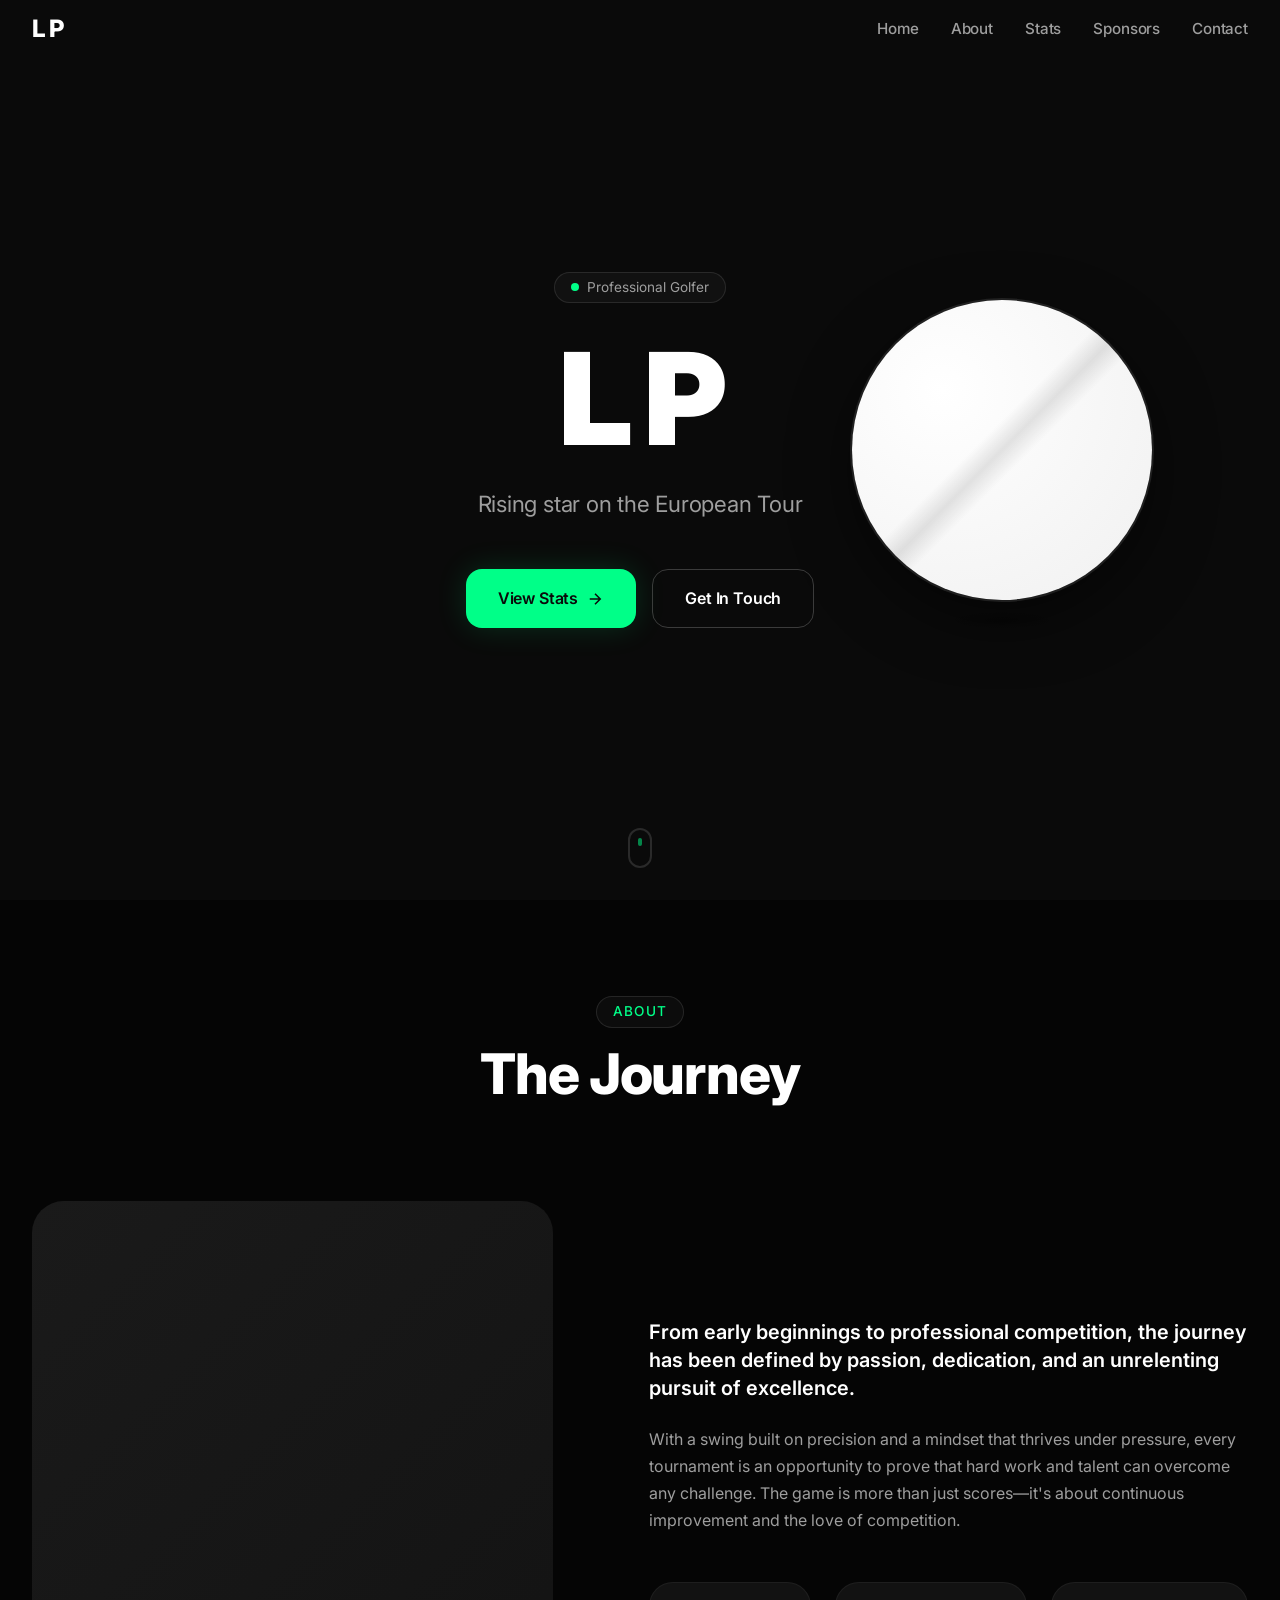
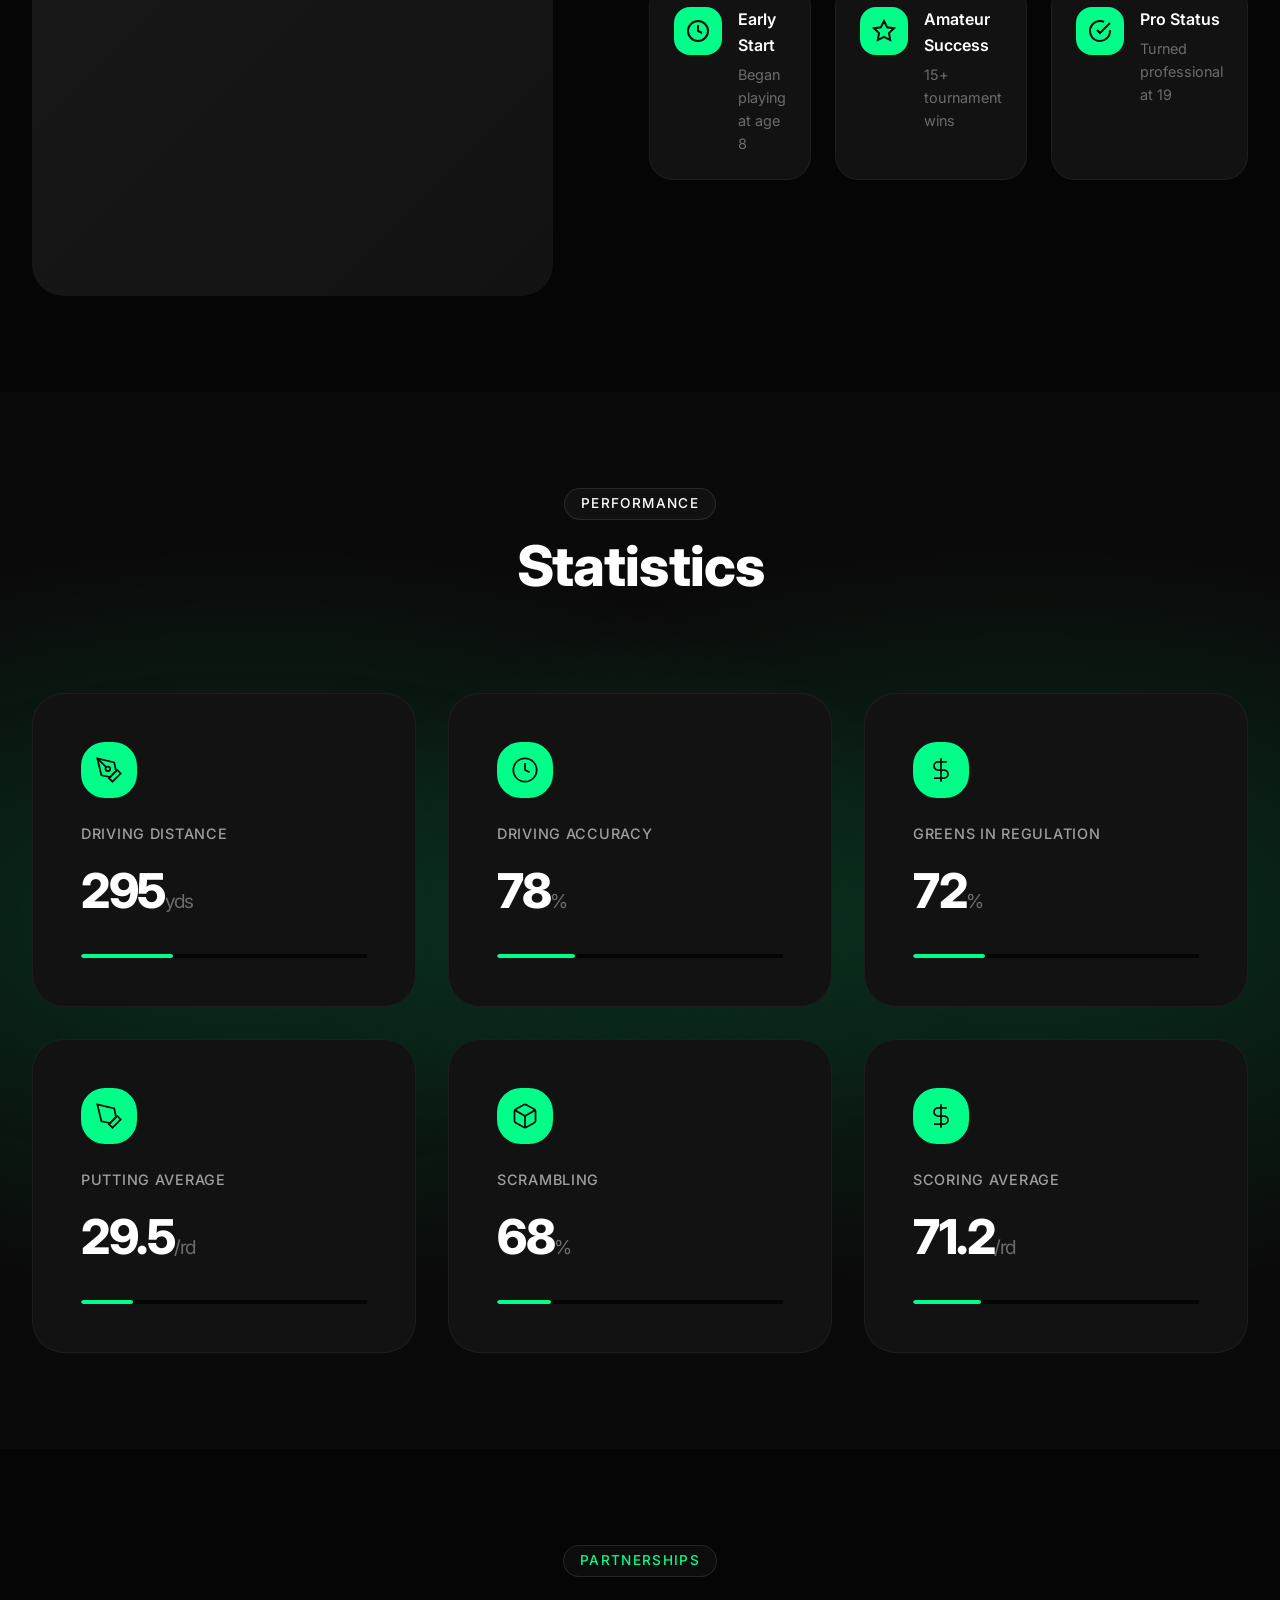
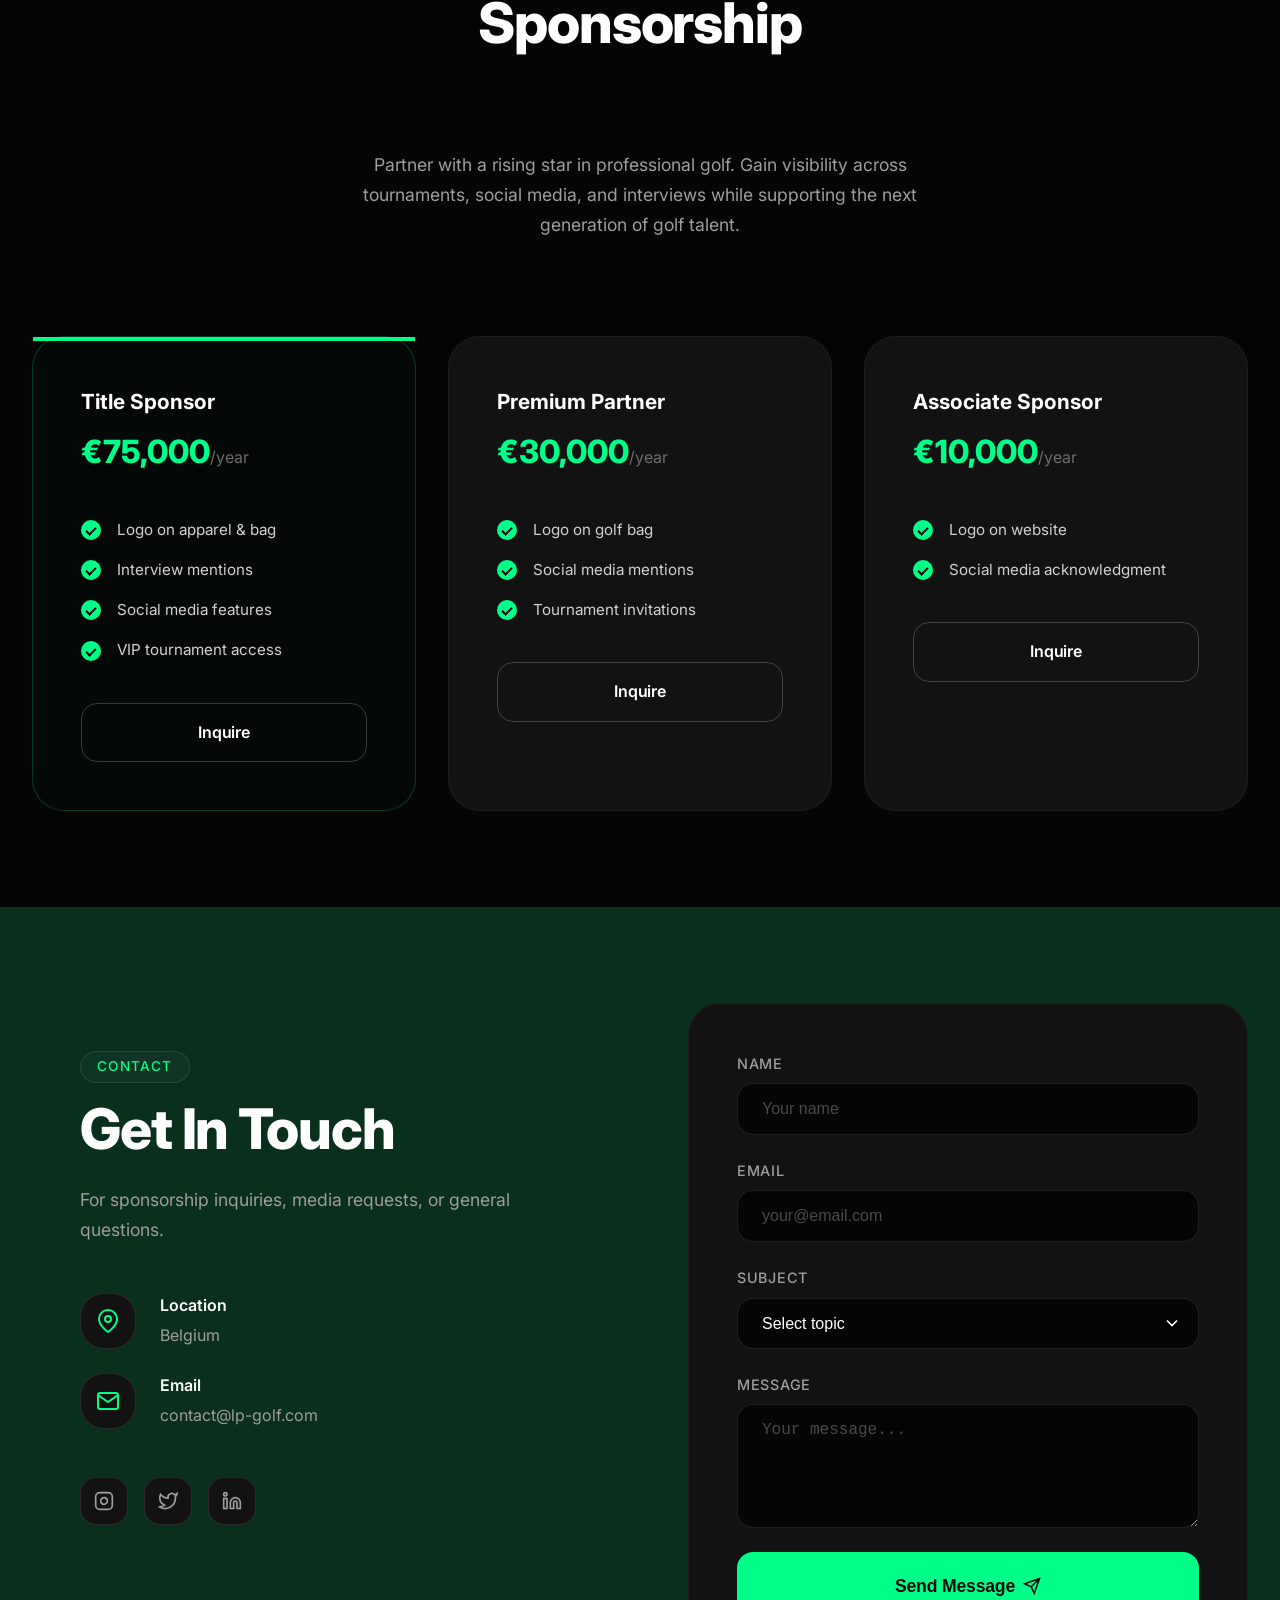
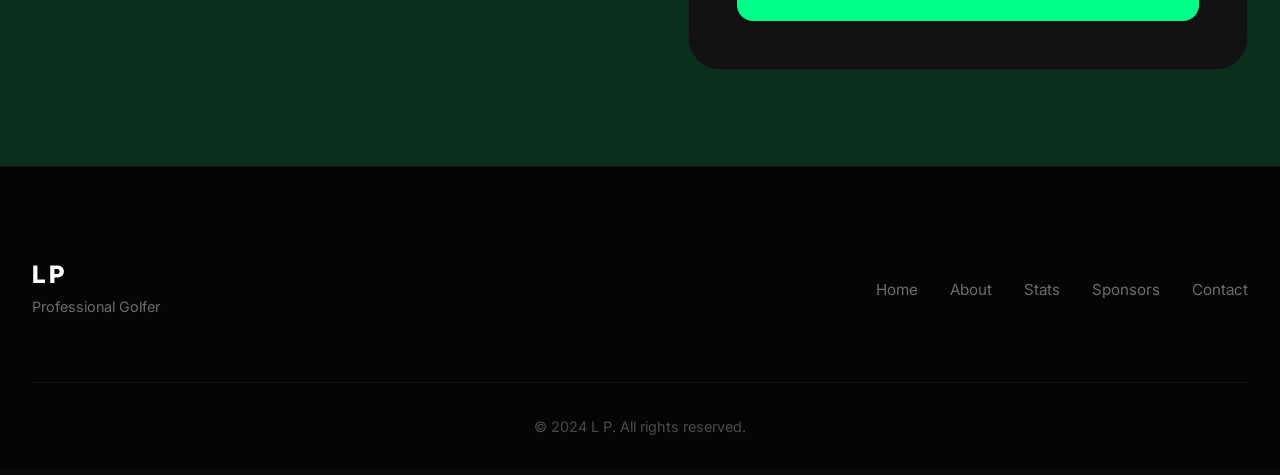
<file: index.html>
<!DOCTYPE html>
<html lang="en">
<head>
    <meta charset="UTF-8">
    <meta name="viewport" content="width=device-width, initial-scale=1.0">
    <title>L P | Professional Golfer</title>
    <link rel="stylesheet" href="styles.css">
    <link rel="preconnect" href="https://fonts.googleapis.com">
    <link rel="preconnect" href="https://fonts.gstatic.com" crossorigin>
    <link href="https://fonts.googleapis.com/css2?family=Inter:wght@300;400;500;600;700;800;900&display=swap" rel="stylesheet">
</head>
<body>
    <!-- Navigation -->
    <nav class="navbar">
        <div class="nav-container">
            <a href="#home" class="nav-logo">
                <span class="logo-text">L P</span>
            </a>
            <ul class="nav-links">
                <li><a href="#home" class="nav-link">Home</a></li>
                <li><a href="#about" class="nav-link">About</a></li>
                <li><a href="#stats" class="nav-link">Stats</a></li>
                <li><a href="#sponsors" class="nav-link">Sponsors</a></li>
                <li><a href="#contact" class="nav-link">Contact</a></li>
            </ul>
            <button class="hamburger" id="hamburger" aria-label="Toggle menu">
                <span></span>
                <span></span>
            </button>
        </div>
    </nav>

    <!-- Mobile Menu -->
    <div class="mobile-menu" id="mobileMenu">
        <div class="mobile-menu-container">
            <ul class="mobile-nav-links">
                <li><a href="#home">Home</a></li>
                <li><a href="#about">About</a></li>
                <li><a href="#stats">Stats</a></li>
                <li><a href="#sponsors">Sponsors</a></li>
                <li><a href="#contact">Contact</a></li>
            </ul>
        </div>
    </div>

    <!-- Hero Section -->
    <section id="home" class="hero">
        <div class="hero-content">
            <div class="hero-badge">
                <span class="badge-dot"></span>
                <span>Professional Golfer</span>
            </div>
            <h1 class="hero-title">L P</h1>
            <p class="hero-description">
                Rising star on the European Tour
            </p>
            <div class="hero-cta">
                <a href="#stats" class="btn btn-primary">
                    <span>View Stats</span>
                    <svg class="btn-arrow" viewBox="0 0 24 24" fill="none" stroke="currentColor" stroke-width="2">
                        <path d="M5 12h14M12 5l7 7-7 7"/>
                    </svg>
                </a>
                <a href="#contact" class="btn btn-secondary">
                    <span>Get In Touch</span>
                </a>
            </div>
        </div>
        <div class="hero-visual">
            <div class="golf-ball">
                <div class="ball-inner"></div>
                <div class="ball-shadow"></div>
            </div>
        </div>
        <div class="scroll-hint">
            <div class="mouse">
                <div class="wheel"></div>
            </div>
        </div>
    </section>

    <!-- About Section -->
    <section id="about" class="about-section">
        <div class="container">
            <div class="section-header">
                <span class="section-tag">About</span>
                <h2 class="section-title">The Journey</h2>
            </div>
            
            <div class="about-grid">
                <div class="about-image">
                    <div class="image-wrapper">
                        <div class="placeholder-img"></div>
                    </div>
                </div>
                
                <div class="about-content">
                    <p class="about-lead">
                        From early beginnings to professional competition, the journey has been 
                        defined by passion, dedication, and an unrelenting pursuit of excellence.
                    </p>
                    <p class="about-text">
                        With a swing built on precision and a mindset that thrives under pressure, 
                        every tournament is an opportunity to prove that hard work and talent can 
                        overcome any challenge. The game is more than just scores—it's about 
                        continuous improvement and the love of competition.
                    </p>
                    
                    <div class="about-features">
                        <div class="feature-item">
                            <div class="feature-icon">
                                <svg viewBox="0 0 24 24" fill="none" stroke="currentColor" stroke-width="2">
                                    <circle cx="12" cy="12" r="10"/>
                                    <path d="M12 6v6l4 2"/>
                                </svg>
                            </div>
                            <div class="feature-text">
                                <h4>Early Start</h4>
                                <p>Began playing at age 8</p>
                            </div>
                        </div>
                        <div class="feature-item">
                            <div class="feature-icon">
                                <svg viewBox="0 0 24 24" fill="none" stroke="currentColor" stroke-width="2">
                                    <path d="M12 2l3.09 6.26L22 9.27l-5 4.87 1.18 6.88L12 17.77l-6.18 3.25L7 14.14 2 9.27l6.91-1.01L12 2z"/>
                                </svg>
                            </div>
                            <div class="feature-text">
                                <h4>Amateur Success</h4>
                                <p>15+ tournament wins</p>
                            </div>
                        </div>
                        <div class="feature-item">
                            <div class="feature-icon">
                                <svg viewBox="0 0 24 24" fill="none" stroke="currentColor" stroke-width="2">
                                    <path d="M22 11.08V12a10 10 0 1 1-5.93-9.14"/>
                                    <polyline points="22 4 12 14.01 9 11.01"/>
                                </svg>
                            </div>
                            <div class="feature-text">
                                <h4>Pro Status</h4>
                                <p>Turned professional at 19</p>
                            </div>
                        </div>
                    </div>
                </div>
            </div>
        </div>
    </section>

    <!-- Stats Section -->
    <section id="stats" class="stats-section">
        <div class="container">
            <div class="section-header light">
                <span class="section-tag">Performance</span>
                <h2 class="section-title">Statistics</h2>
            </div>
            
            <div class="stats-grid">
                <div class="stat-card">
                    <div class="stat-icon">
                        <svg viewBox="0 0 24 24" fill="none" stroke="currentColor" stroke-width="1.5">
                            <path d="M12 19l7-7 3 3-7 7-3-3z"/>
                            <path d="M18 13l-1.5-7.5L2 2l3.5 14.5L13 18l5-5z"/>
                            <path d="M2 2l7.586 7.586"/>
                            <circle cx="11" cy="11" r="2"/>
                        </svg>
                    </div>
                    <div class="stat-info">
                        <span class="stat-label">Driving Distance</span>
                        <div class="stat-value">295<span class="stat-unit">yds</span></div>
                    </div>
                    <div class="stat-bar">
                        <div class="stat-progress" style="--progress: 92%;"></div>
                    </div>
                </div>
                
                <div class="stat-card">
                    <div class="stat-icon">
                        <svg viewBox="0 0 24 24" fill="none" stroke="currentColor" stroke-width="1.5">
                            <circle cx="12" cy="12" r="10"/>
                            <path d="M12 6v6l4 2"/>
                        </svg>
                    </div>
                    <div class="stat-info">
                        <span class="stat-label">Driving Accuracy</span>
                        <div class="stat-value">78<span class="stat-unit">%</span></div>
                    </div>
                    <div class="stat-bar">
                        <div class="stat-progress" style="--progress: 78%;"></div>
                    </div>
                </div>
                
                <div class="stat-card">
                    <div class="stat-icon">
                        <svg viewBox="0 0 24 24" fill="none" stroke="currentColor" stroke-width="1.5">
                            <path d="M12 2v20M17 5H9.5a3.5 3.5 0 0 0 0 7h5a3.5 3.5 0 0 1 0 7H6"/>
                        </svg>
                    </div>
                    <div class="stat-info">
                        <span class="stat-label">Greens in Regulation</span>
                        <div class="stat-value">72<span class="stat-unit">%</span></div>
                    </div>
                    <div class="stat-bar">
                        <div class="stat-progress" style="--progress: 72%;"></div>
                    </div>
                </div>
                
                <div class="stat-card">
                    <div class="stat-icon">
                        <svg viewBox="0 0 24 24" fill="none" stroke="currentColor" stroke-width="1.5">
                            <path d="M12 19l7-7 3 3-7 7-3-3z"/>
                            <path d="M18 13l-1.5-7.5L2 2l3.5 14.5L13 18l5-5z"/>
                        </svg>
                    </div>
                    <div class="stat-info">
                        <span class="stat-label">Putting Average</span>
                        <div class="stat-value">29.5<span class="stat-unit">/rd</span></div>
                    </div>
                    <div class="stat-bar">
                        <div class="stat-progress" style="--progress: 65%;"></div>
                    </div>
                </div>
                
                <div class="stat-card">
                    <div class="stat-icon">
                        <svg viewBox="0 0 24 24" fill="none" stroke="currentColor" stroke-width="1.5">
                            <path d="M21 16V8a2 2 0 0 0-1-1.73l-7-4a2 2 0 0 0-2 0l-7 4A2 2 0 0 0 3 8v8a2 2 0 0 0 1 1.73l7 4a2 2 0 0 0 2 0l7-4A2 2 0 0 0 21 16z"/>
                            <polyline points="3.27 6.96 12 12.01 20.73 6.96"/>
                            <line x1="12" y1="22.08" x2="12" y2="12"/>
                        </svg>
                    </div>
                    <div class="stat-info">
                        <span class="stat-label">Scrambling</span>
                        <div class="stat-value">68<span class="stat-unit">%</span></div>
                    </div>
                    <div class="stat-bar">
                        <div class="stat-progress" style="--progress: 68%;"></div>
                    </div>
                </div>
                
                <div class="stat-card">
                    <div class="stat-icon">
                        <svg viewBox="0 0 24 24" fill="none" stroke="currentColor" stroke-width="1.5">
                            <path d="M12 2v20M17 5H9.5a3.5 3.5 0 0 0 0 7h5a3.5 3.5 0 0 1 0 7H6"/>
                        </svg>
                    </div>
                    <div class="stat-info">
                        <span class="stat-label">Scoring Average</span>
                        <div class="stat-value">71.2<span class="stat-unit">/rd</span></div>
                    </div>
                    <div class="stat-bar">
                        <div class="stat-progress" style="--progress: 85%;"></div>
                    </div>
                </div>
            </div>
        </div>
    </section>

    <!-- Sponsors Section -->
    <section id="sponsors" class="sponsors-section">
        <div class="container">
            <div class="section-header">
                <span class="section-tag">Partnerships</span>
                <h2 class="section-title">Sponsorship</h2>
            </div>
            
            <div class="sponsors-content">
                <div class="sponsor-intro">
                    <p>
                        Partner with a rising star in professional golf. Gain visibility across 
                        tournaments, social media, and interviews while supporting the next 
                        generation of golf talent.
                    </p>
                </div>
                
                <div class="sponsor-tiers">
                    <div class="tier-card featured">
                        <div class="tier-header">
                            <h4>Title Sponsor</h4>
                            <div class="tier-price">€75,000<span>/year</span></div>
                        </div>
                        <div class="tier-features">
                            <ul>
                                <li><span class="check-icon"></span>Logo on apparel & bag</li>
                                <li><span class="check-icon"></span>Interview mentions</li>
                                <li><span class="check-icon"></span>Social media features</li>
                                <li><span class="check-icon"></span>VIP tournament access</li>
                            </ul>
                        </div>
                        <a href="#contact" class="btn btn-tier">Inquire</a>
                    </div>
                    
                    <div class="tier-card">
                        <div class="tier-header">
                            <h4>Premium Partner</h4>
                            <div class="tier-price">€30,000<span>/year</span></div>
                        </div>
                        <div class="tier-features">
                            <ul>
                                <li><span class="check-icon"></span>Logo on golf bag</li>
                                <li><span class="check-icon"></span>Social media mentions</li>
                                <li><span class="check-icon"></span>Tournament invitations</li>
                            </ul>
                        </div>
                        <a href="#contact" class="btn btn-tier">Inquire</a>
                    </div>
                    
                    <div class="tier-card">
                        <div class="tier-header">
                            <h4>Associate Sponsor</h4>
                            <div class="tier-price">€10,000<span>/year</span></div>
                        </div>
                        <div class="tier-features">
                            <ul>
                                <li><span class="check-icon"></span>Logo on website</li>
                                <li><span class="check-icon"></span>Social media acknowledgment</li>
                            </ul>
                        </div>
                        <a href="#contact" class="btn btn-tier">Inquire</a>
                    </div>
                </div>
            </div>
        </div>
    </section>

    <!-- Contact Section -->
    <section id="contact" class="contact-section">
        <div class="container">
            <div class="contact-grid">
                <div class="contact-info">
                    <span class="section-tag light">Contact</span>
                    <h2 class="section-title light">Get In Touch</h2>
                    <p class="contact-lead">
                        For sponsorship inquiries, media requests, or general questions.
                    </p>
                    
                    <div class="contact-details">
                        <div class="contact-item">
                            <div class="contact-icon">
                                <svg viewBox="0 0 24 24" fill="none" stroke="currentColor" stroke-width="2">
                                    <path d="M21 10c0 7-9 13-9 13s-9-6-9-13a9 9 0 0 1 18 0z"/>
                                    <circle cx="12" cy="10" r="3"/>
                                </svg>
                            </div>
                            <div class="contact-text">
                                <h5>Location</h5>
                                <p>Belgium</p>
                            </div>
                        </div>
                        <div class="contact-item">
                            <div class="contact-icon">
                                <svg viewBox="0 0 24 24" fill="none" stroke="currentColor" stroke-width="2">
                                    <path d="M4 4h16c1.1 0 2 .9 2 2v12c0 1.1-.9 2-2 2H4c-1.1 0-2-.9-2-2V6c0-1.1.9-2 2-2z"/>
                                    <polyline points="22,6 12,13 2,6"/>
                                </svg>
                            </div>
                            <div class="contact-text">
                                <h5>Email</h5>
                                <p>contact@lp-golf.com</p>
                            </div>
                        </div>
                    </div>
                    
                    <div class="social-links">
                        <a href="#" class="social-link" aria-label="Instagram">
                            <svg viewBox="0 0 24 24" fill="none" stroke="currentColor" stroke-width="2">
                                <rect x="2" y="2" width="20" height="20" rx="5" ry="5"/>
                                <path d="M16 11.37A4 4 0 1 1 12.63 8 4 4 0 0 1 16 11.37z"/>
                                <line x1="17.5" y1="6.5" x2="17.51" y2="6.5"/>
                            </svg>
                        </a>
                        <a href="#" class="social-link" aria-label="Twitter">
                            <svg viewBox="0 0 24 24" fill="none" stroke="currentColor" stroke-width="2">
                                <path d="M23 3a10.9 10.9 0 0 1-3.14 1.53 4.48 4.48 0 0 0-7.86 3v1A10.66 10.66 0 0 1 3 4s-4 9 5 13a11.64 11.64 0 0 1-7 2c9 5 20 0 20-11.5a4.5 4.5 0 0 0-.08-.83A7.72 7.72 0 0 0 23 3z"/>
                            </svg>
                        </a>
                        <a href="#" class="social-link" aria-label="LinkedIn">
                            <svg viewBox="0 0 24 24" fill="none" stroke="currentColor" stroke-width="2">
                                <path d="M16 8a6 6 0 0 1 6 6v7h-4v-7a2 2 0 0 0-2-2 2 2 0 0 0-2 2v7h-4v-7a6 6 0 0 1 6-6z"/>
                                <rect x="2" y="9" width="4" height="12"/>
                                <circle cx="4" cy="4" r="2"/>
                            </svg>
                        </a>
                    </div>
                </div>
                
                <div class="contact-form-wrapper">
                    <form class="contact-form" id="contactForm">
                        <div class="form-group">
                            <label for="name">Name</label>
                            <input type="text" id="name" name="name" placeholder="Your name" required>
                        </div>
                        <div class="form-group">
                            <label for="email">Email</label>
                            <input type="email" id="email" name="email" placeholder="your@email.com" required>
                        </div>
                        <div class="form-group">
                            <label for="subject">Subject</label>
                            <select id="subject" name="subject" required>
                                <option value="" disabled selected>Select topic</option>
                                <option value="sponsorship">Sponsorship</option>
                                <option value="media">Media</option>
                                <option value="general">General</option>
                            </select>
                        </div>
                        <div class="form-group">
                            <label for="message">Message</label>
                            <textarea id="message" name="message" rows="5" placeholder="Your message..." required></textarea>
                        </div>
                        <button type="submit" class="btn btn-form">
                            <span>Send Message</span>
                            <svg class="btn-arrow" viewBox="0 0 24 24" fill="none" stroke="currentColor" stroke-width="2">
                                <path d="M22 2L11 13M22 2l-7 20-4-9-9-4 20-7z"/>
                            </svg>
                        </button>
                    </form>
                </div>
            </div>
        </div>
    </section>

    <!-- Footer -->
    <footer class="footer">
        <div class="container">
            <div class="footer-content">
                <div class="footer-brand">
                    <a href="#home" class="nav-logo">
                        <span class="logo-text">L P</span>
                    </a>
                    <p>Professional Golfer</p>
                </div>
                <div class="footer-links">
                    <a href="#home">Home</a>
                    <a href="#about">About</a>
                    <a href="#stats">Stats</a>
                    <a href="#sponsors">Sponsors</a>
                    <a href="#contact">Contact</a>
                </div>
            </div>
            <div class="footer-bottom">
                <p>&copy; 2024 L P. All rights reserved.</p>
            </div>
        </div>
    </footer>

    <!-- Back to Top Button -->
    <a href="#home" class="back-to-top" id="backToTop" aria-label="Back to top">
        <svg viewBox="0 0 24 24" fill="none" stroke="currentColor" stroke-width="2">
            <path d="M12 19V5M5 12l7-7 7 7"/>
        </svg>
    </a>

    <script src="script.js"></script>
</body>
</html>
</file>
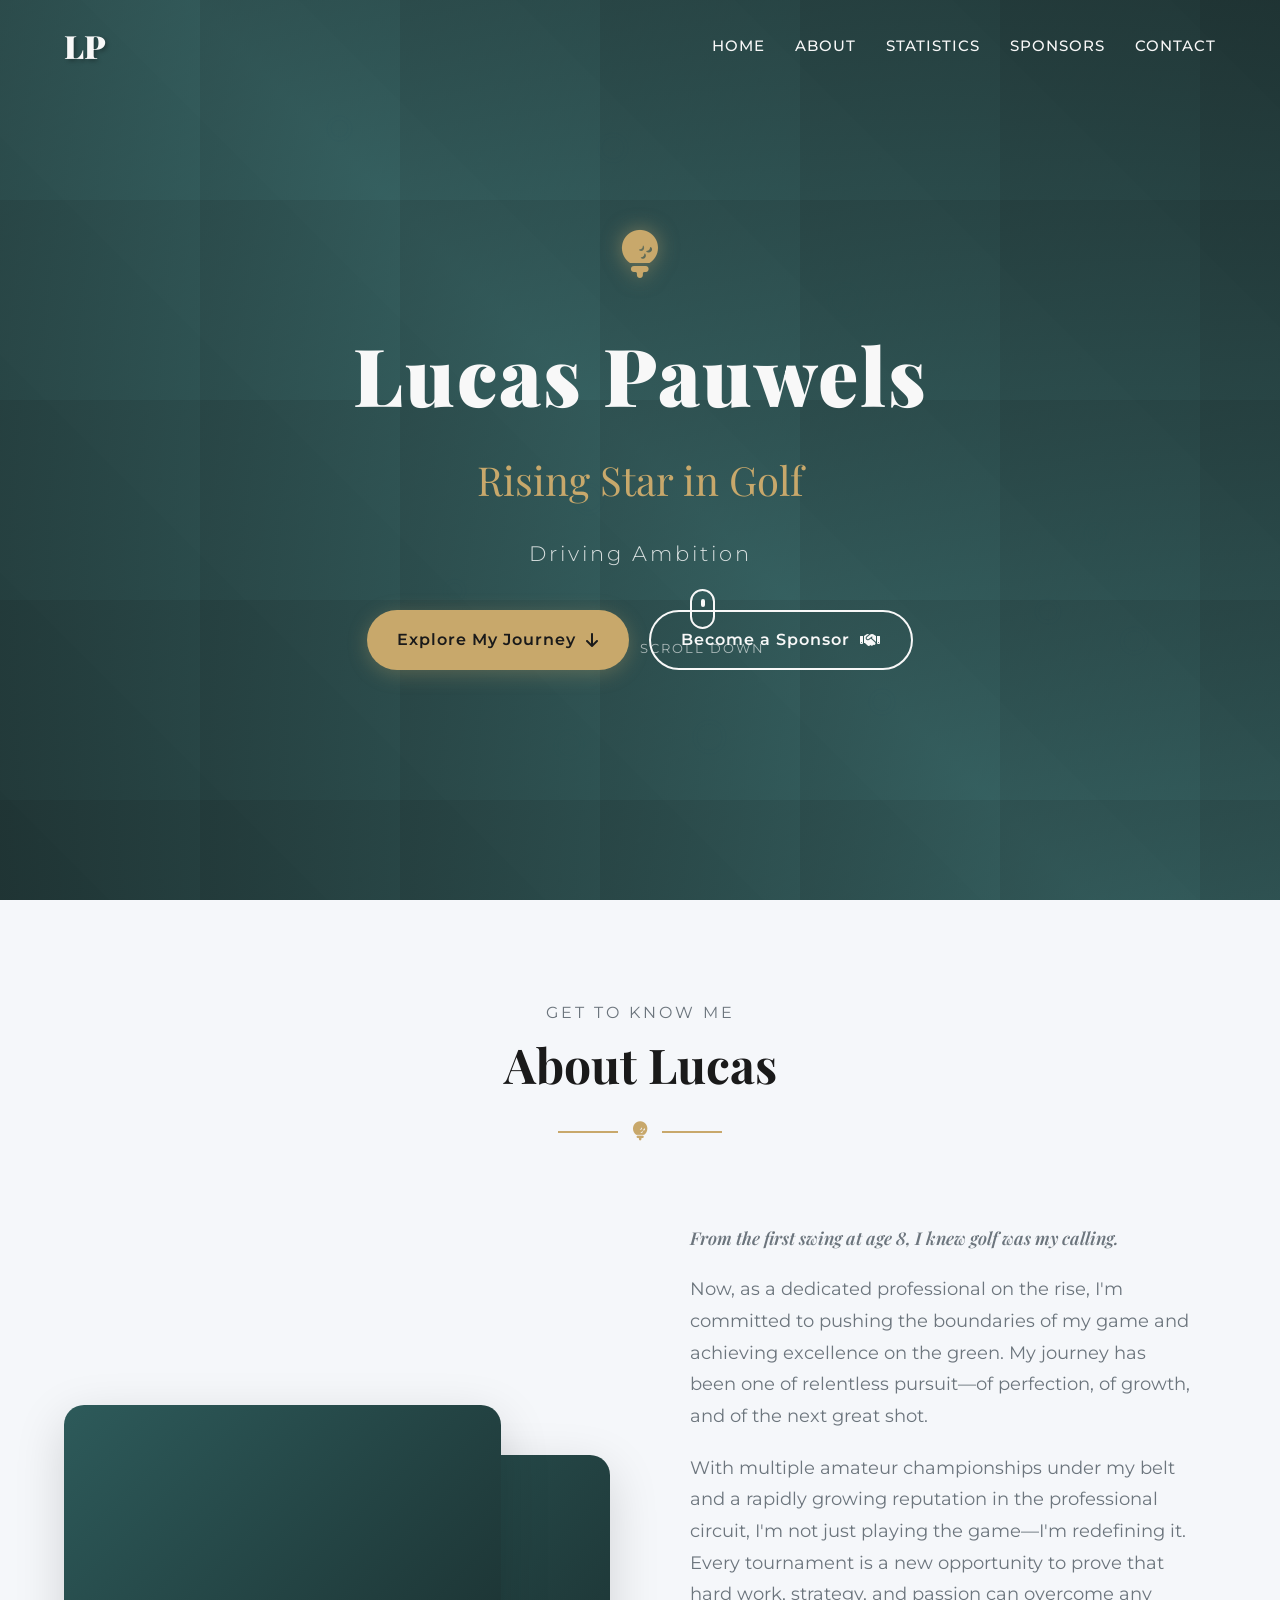
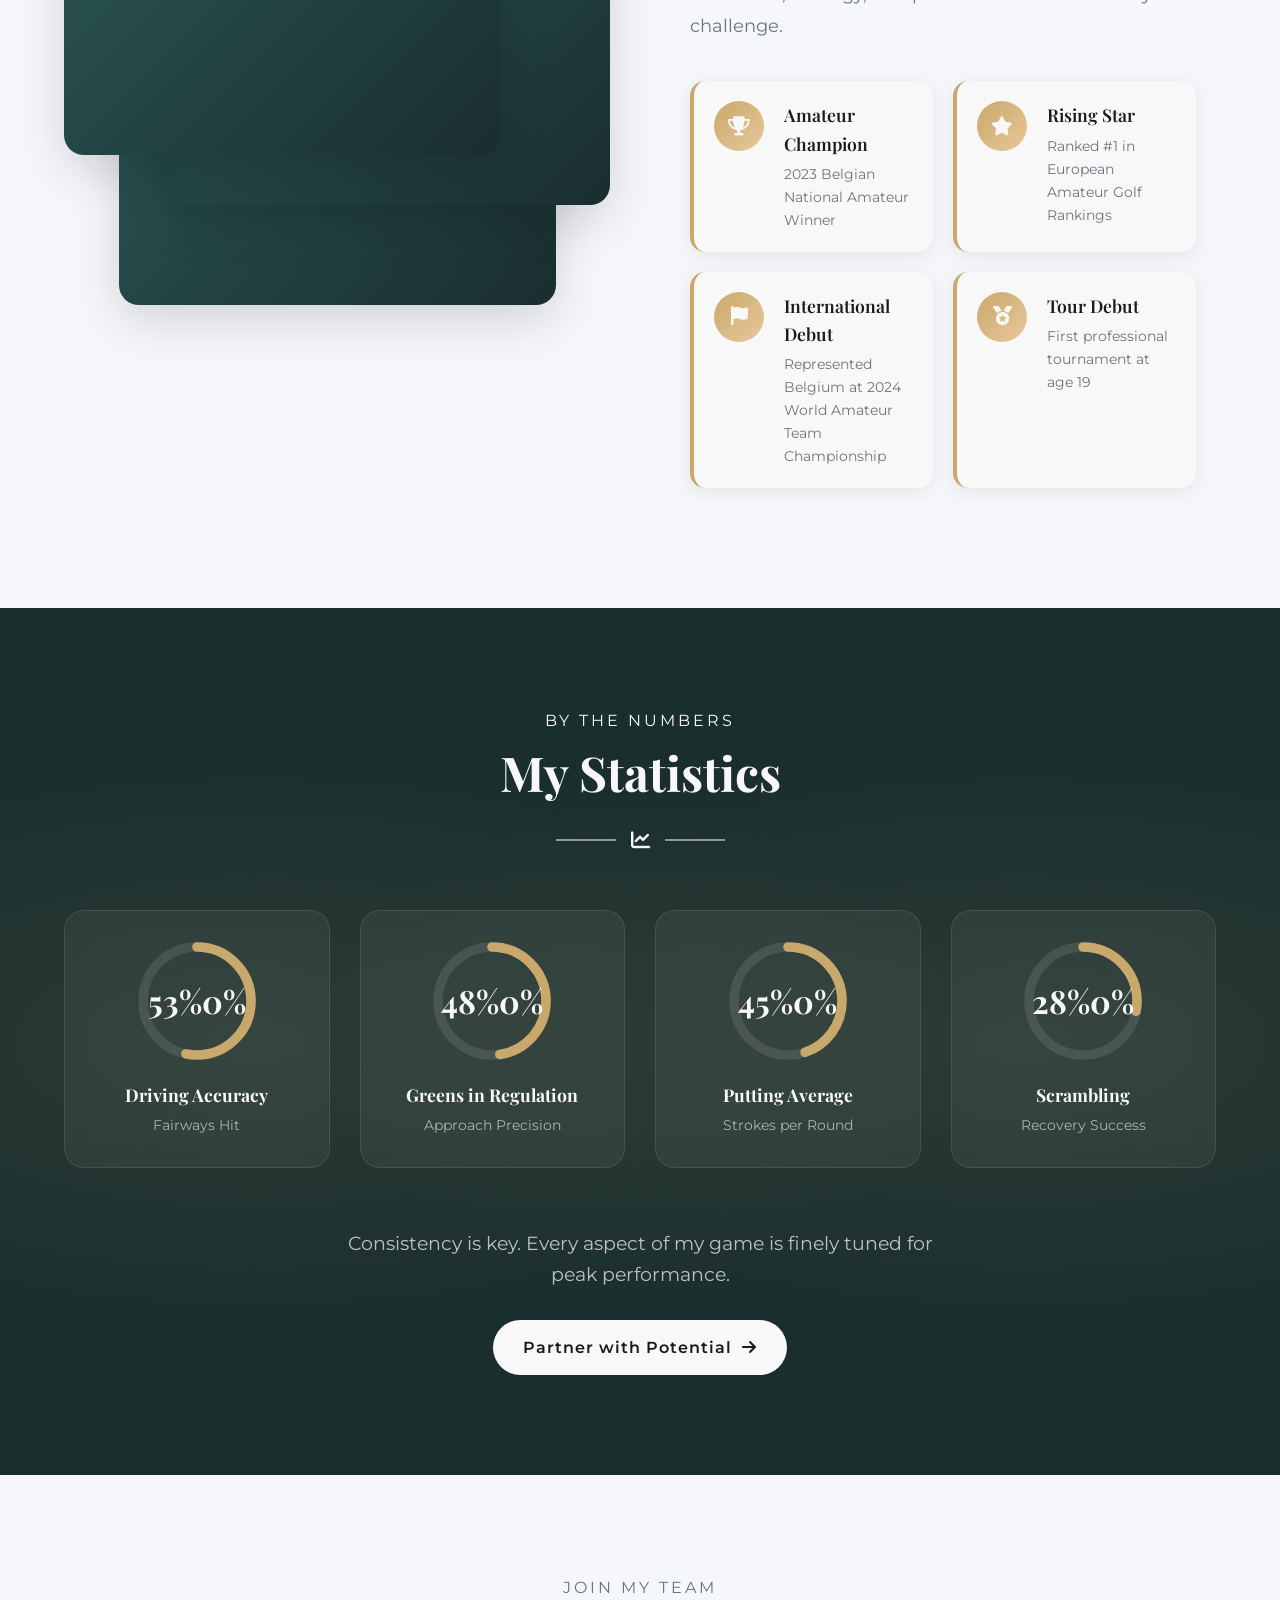
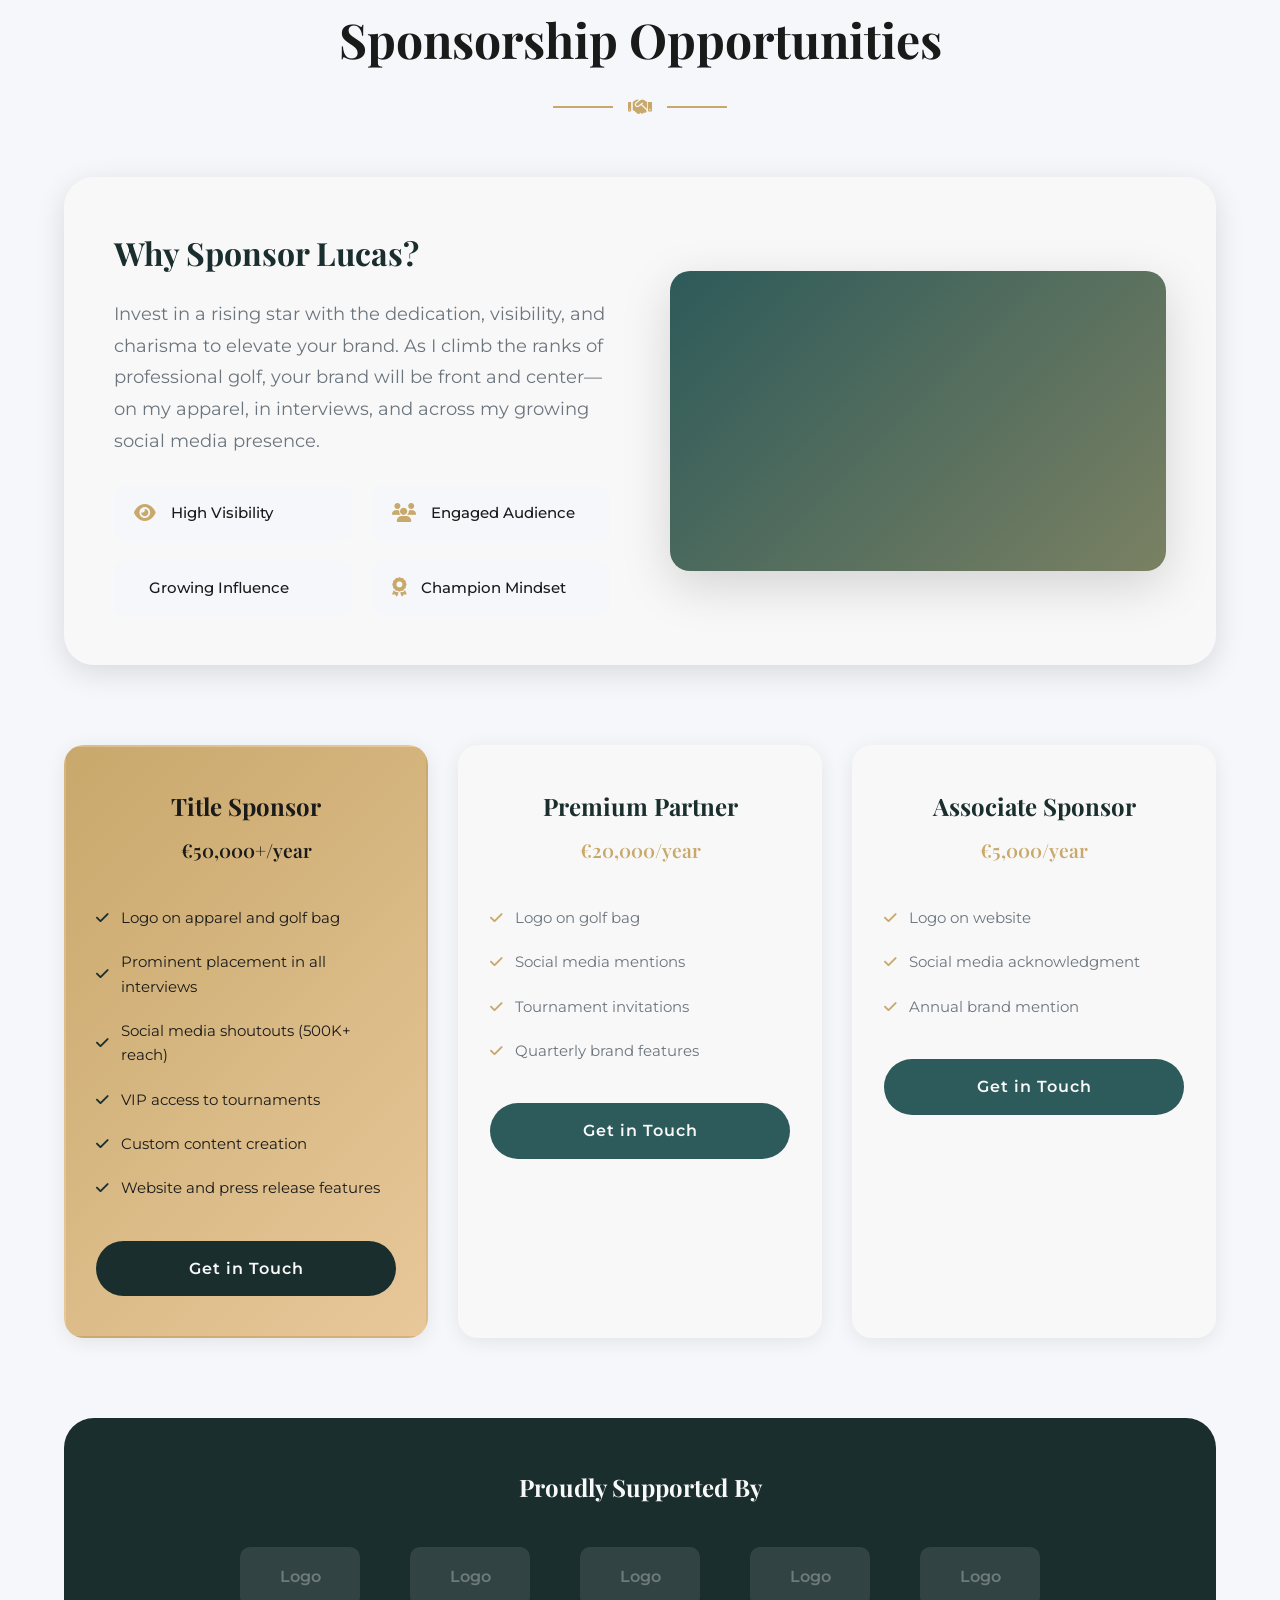
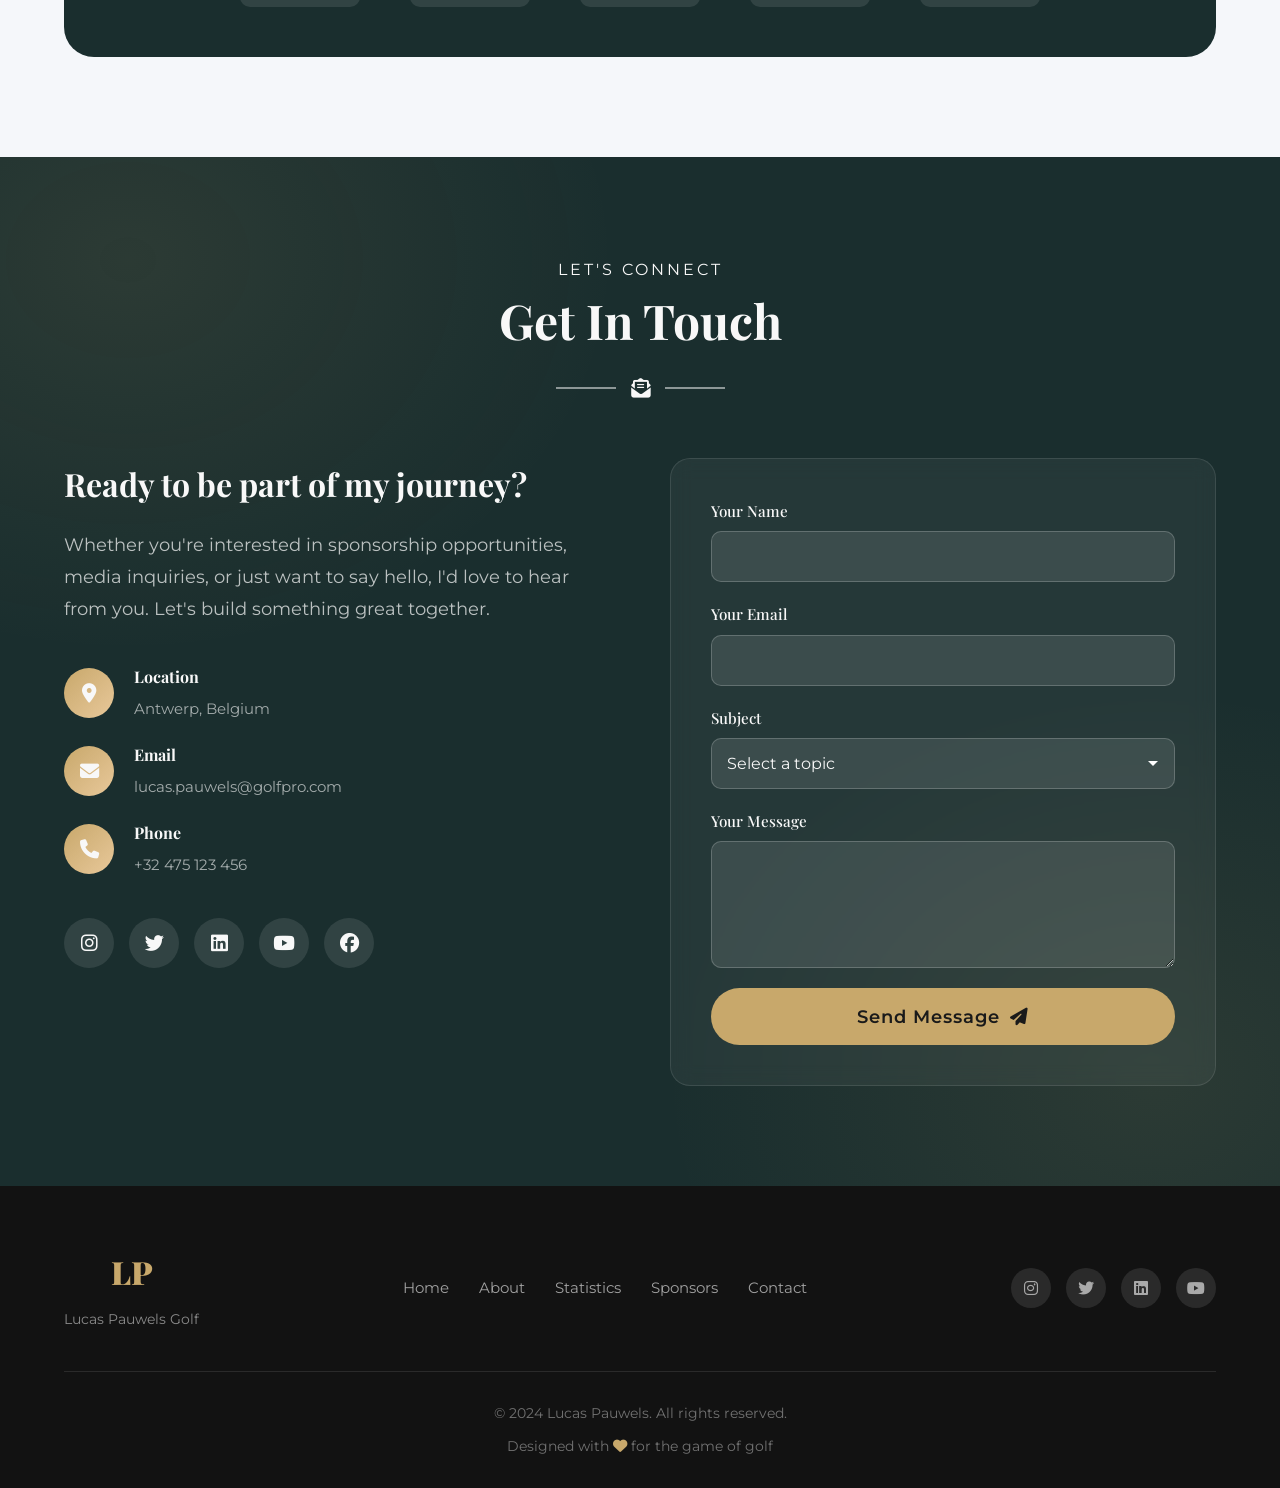
<file: lucas-pauwels-golf/index.html>
<!DOCTYPE html>
<html lang="en">
<head>
    <meta charset="UTF-8">
    <meta name="viewport" content="width=device-width, initial-scale=1.0">
    <title>Lucas Pauwels | Rising Star in Golf</title>
    <link rel="stylesheet" href="styles.css">
    <link rel="preconnect" href="https://fonts.googleapis.com">
    <link rel="preconnect" href="https://fonts.gstatic.com" crossorigin>
    <link href="https://fonts.googleapis.com/css2?family=Playfair+Display:wght@400;700;900&family=Montserrat:wght@300;400;600;700&display=swap" rel="stylesheet">
    <link rel="stylesheet" href="https://cdnjs.cloudflare.com/ajax/libs/font-awesome/6.5.1/css/all.min.css">
</head>
<body>
    <!-- Floating Golf Ball Background Element -->
    <div class="golf-ball-container" id="golfBallContainer"></div>
    
    <!-- Navigation -->
    <nav class="navbar">
        <div class="nav-logo">
            <span class="logo-text">LP</span>
        </div>
        <ul class="nav-links">
            <li><a href="#home">Home</a></li>
            <li><a href="#about">About</a></li>
            <li><a href="#stats">Statistics</a></li>
            <li><a href="#sponsors">Sponsors</a></li>
            <li><a href="#contact">Contact</a></li>
        </ul>
        <div class="hamburger" id="hamburger">
            <span></span>
            <span></span>
            <span></span>
        </div>
    </nav>

    <!-- Mobile Menu -->
    <div class="mobile-menu" id="mobileMenu">
        <ul>
            <li><a href="#home">Home</a></li>
            <li><a href="#about">About</a></li>
            <li><a href="#stats">Statistics</a></li>
            <li><a href="#sponsors">Sponsors</a></li>
            <li><a href="#contact">Contact</a></li>
        </ul>
    </div>

    <!-- Hero Section -->
    <section id="home" class="hero">
        <div class="hero-overlay"></div>
        <div class="hero-content">
            <div class="golf-icon-hero">
                <i class="fas fa-golf-ball-tee"></i>
            </div>
            <h1 class="hero-title">
                <span class="title-line">Lucas Pauwels</span>
                <span class="title-subline">Rising Star in Golf</span>
            </h1>
            <p class="hero-tagline">Driving Ambition. Perfecting Precision. Chasing Greatness.</p>
            <div class="hero-buttons">
                <a href="#about" class="btn btn-primary">
                    <span>Explore My Journey</span>
                    <i class="fas fa-arrow-down"></i>
                </a>
                <a href="#contact" class="btn btn-secondary">
                    <span>Become a Sponsor</span>
                    <i class="fas fa-handshake"></i>
                </a>
            </div>
            <div class="scroll-indicator">
                <div class="mouse">
                    <div class="wheel"></div>
                </div>
                <span>Scroll Down</span>
            </div>
        </div>
        <div class="hero-golf-club">
            <i class="fas fa-golf-club"></i>
        </div>
    </section>

    <!-- About Section -->
    <section id="about" class="about-section">
        <div class="section-header">
            <span class="section-subtitle">Get to Know Me</span>
            <h2 class="section-title">About Lucas</h2>
            <div class="title-decoration">
                <span class="line"></span>
                <i class="fas fa-golf-ball-tee"></i>
                <span class="line"></span>
            </div>
        </div>
        
        <div class="about-container">
            <div class="about-image-container">
                <div class="image-stack">
                    <div class="image-stack-item" style="--delay: 0s;">
                        <div class="placeholder-img golf-action-1"></div>
                    </div>
                    <div class="image-stack-item" style="--delay: 0.2s;">
                        <div class="placeholder-img golf-action-2"></div>
                    </div>
                    <div class="image-stack-item" style="--delay: 0.4s;">
                        <div class="placeholder-img golf-action-3"></div>
                    </div>
                </div>
            </div>
            
            <div class="about-content">
                <div class="about-text">
                    <p class="highlight-text">From the first swing at age 8, I knew golf was my calling.</p>
                    <p>Now, as a dedicated professional on the rise, I'm committed to pushing the boundaries of my game and achieving excellence on the green. My journey has been one of relentless pursuit—of perfection, of growth, and of the next great shot.</p>
                    <p>With multiple amateur championships under my belt and a rapidly growing reputation in the professional circuit, I'm not just playing the game—I'm redefining it. Every tournament is a new opportunity to prove that hard work, strategy, and passion can overcome any challenge.</p>
                </div>
                
                <div class="achievements-grid">
                    <div class="achievement-card">
                        <div class="achievement-icon">
                            <i class="fas fa-trophy"></i>
                        </div>
                        <div class="achievement-content">
                            <h4>Amateur Champion</h4>
                            <p>2023 Belgian National Amateur Winner</p>
                        </div>
                    </div>
                    <div class="achievement-card">
                        <div class="achievement-icon">
                            <i class="fas fa-star"></i>
                        </div>
                        <div class="achievement-content">
                            <h4>Rising Star</h4>
                            <p>Ranked #1 in European Amateur Golf Rankings</p>
                        </div>
                    </div>
                    <div class="achievement-card">
                        <div class="achievement-icon">
                            <i class="fas fa-flag"></i>
                        </div>
                        <div class="achievement-content">
                            <h4>International Debut</h4>
                            <p>Represented Belgium at 2024 World Amateur Team Championship</p>
                        </div>
                    </div>
                    <div class="achievement-card">
                        <div class="achievement-icon">
                            <i class="fas fa-medal"></i>
                        </div>
                        <div class="achievement-content">
                            <h4>Tour Debut</h4>
                            <p>First professional tournament at age 19</p>
                        </div>
                    </div>
                </div>
            </div>
        </div>
    </section>

    <!-- Statistics Section -->
    <section id="stats" class="stats-section">
        <div class="stats-bg-overlay"></div>
        <div class="section-header light">
            <span class="section-subtitle">By The Numbers</span>
            <h2 class="section-title">My Statistics</h2>
            <div class="title-decoration light">
                <span class="line"></span>
                <i class="fas fa-chart-line"></i>
                <span class="line"></span>
            </div>
        </div>
        
        <div class="stats-container">
            <div class="stat-card">
                <div class="stat-ring">
                    <svg viewBox="0 0 100 100">
                        <circle cx="50" cy="50" r="45" class="stat-ring-bg"></circle>
                        <circle cx="50" cy="50" r="45" class="stat-ring-progress" style="stroke-dasharray: 283; stroke-dashoffset: 28;"></circle>
                    </svg>
                    <div class="stat-percent">95%</div>
                </div>
                <div class="stat-info">
                    <h4>Driving Accuracy</h4>
                    <p>Fairways Hit</p>
                </div>
            </div>
            
            <div class="stat-card">
                <div class="stat-ring">
                    <svg viewBox="0 0 100 100">
                        <circle cx="50" cy="50" r="45" class="stat-ring-bg"></circle>
                        <circle cx="50" cy="50" r="45" class="stat-ring-progress" style="stroke-dasharray: 283; stroke-dashoffset: 57;"></circle>
                    </svg>
                    <div class="stat-percent">85%</div>
                </div>
                <div class="stat-info">
                    <h4>Greens in Regulation</h4>
                    <p>Approach Precision</p>
                </div>
            </div>
            
            <div class="stat-card">
                <div class="stat-ring">
                    <svg viewBox="0 0 100 100">
                        <circle cx="50" cy="50" r="45" class="stat-ring-bg"></circle>
                        <circle cx="50" cy="50" r="45" class="stat-ring-progress" style="stroke-dasharray: 283; stroke-dashoffset: 71;"></circle>
                    </svg>
                    <div class="stat-percent">80%</div>
                </div>
                <div class="stat-info">
                    <h4>Putting Average</h4>
                    <p>Strokes per Round</p>
                </div>
            </div>
            
            <div class="stat-card">
                <div class="stat-ring">
                    <svg viewBox="0 0 100 100">
                        <circle cx="50" cy="50" r="45" class="stat-ring-bg"></circle>
                        <circle cx="50" cy="50" r="45" class="stat-ring-progress" style="stroke-dasharray: 283; stroke-dashoffset: 142;"></circle>
                    </svg>
                    <div class="stat-percent">50%</div>
                </div>
                <div class="stat-info">
                    <h4>Scrambling</h4>
                    <p>Recovery Success</p>
                </div>
            </div>
        </div>
        
        <div class="stats-cta">
            <p>Consistency is key. Every aspect of my game is finely tuned for peak performance.</p>
            <a href="#sponsors" class="btn btn-light">
                <span>Partner with Potential</span>
                <i class="fas fa-arrow-right"></i>
            </a>
        </div>
    </section>

    <!-- Sponsors Section -->
    <section id="sponsors" class="sponsors-section">
        <div class="section-header">
            <span class="section-subtitle">Join My Team</span>
            <h2 class="section-title">Sponsorship Opportunities</h2>
            <div class="title-decoration">
                <span class="line"></span>
                <i class="fas fa-handshake"></i>
                <span class="line"></span>
            </div>
        </div>
        
        <div class="sponsors-container">
            <div class="sponsor-hero">
                <div class="sponsor-hero-content">
                    <h3>Why Sponsor Lucas?</h3>
                    <p>Invest in a rising star with the dedication, visibility, and charisma to elevate your brand. As I climb the ranks of professional golf, your brand will be front and center—on my apparel, in interviews, and across my growing social media presence.</p>
                    <div class="sponsor-benefits">
                        <div class="benefit-item">
                            <i class="fas fa-eye"></i>
                            <span>High Visibility</span>
                        </div>
                        <div class="benefit-item">
                            <i class="fas fa-users"></i>
                            <span>Engaged Audience</span>
                        </div>
                        <div class="benefit-item">
                            <i class="fas fa-chart-growth"></i>
                            <span>Growing Influence</span>
                        </div>
                        <div class="benefit-item">
                            <i class="fas fa-award"></i>
                            <span>Champion Mindset</span>
                        </div>
                    </div>
                </div>
                <div class="sponsor-hero-image">
                    <div class="placeholder-img sponsor-placeholder"></div>
                </div>
            </div>
            
            <div class="sponsor-tiers">
                <div class="tier-card featured">
                    <div class="tier-header">
                        <h4>Title Sponsor</h4>
                        <div class="tier-price">€50,000+/year</div>
                    </div>
                    <div class="tier-features">
                        <ul>
                            <li><i class="fas fa-check"></i> Logo on apparel and golf bag</li>
                            <li><i class="fas fa-check"></i> Prominent placement in all interviews</li>
                            <li><i class="fas fa-check"></i> Social media shoutouts (500K+ reach)</li>
                            <li><i class="fas fa-check"></i> VIP access to tournaments</li>
                            <li><i class="fas fa-check"></i> Custom content creation</li>
                            <li><i class="fas fa-check"></i> Website and press release features</li>
                        </ul>
                    </div>
                    <a href="#contact" class="btn btn-tier">Get in Touch</a>
                </div>
                
                <div class="tier-card">
                    <div class="tier-header">
                        <h4>Premium Partner</h4>
                        <div class="tier-price">€20,000/year</div>
                    </div>
                    <div class="tier-features">
                        <ul>
                            <li><i class="fas fa-check"></i> Logo on golf bag</li>
                            <li><i class="fas fa-check"></i> Social media mentions</li>
                            <li><i class="fas fa-check"></i> Tournament invitations</li>
                            <li><i class="fas fa-check"></i> Quarterly brand features</li>
                        </ul>
                    </div>
                    <a href="#contact" class="btn btn-tier">Get in Touch</a>
                </div>
                
                <div class="tier-card">
                    <div class="tier-header">
                        <h4>Associate Sponsor</h4>
                        <div class="tier-price">€5,000/year</div>
                    </div>
                    <div class="tier-features">
                        <ul>
                            <li><i class="fas fa-check"></i> Logo on website</li>
                            <li><i class="fas fa-check"></i> Social media acknowledgment</li>
                            <li><i class="fas fa-check"></i> Annual brand mention</li>
                        </ul>
                    </div>
                    <a href="#contact" class="btn btn-tier">Get in Touch</a>
                </div>
            </div>
            
            <div class="current-sponsors">
                <h4>Proudly Supported By</h4>
                <div class="sponsor-logos">
                    <div class="sponsor-logo placeholder">Logo</div>
                    <div class="sponsor-logo placeholder">Logo</div>
                    <div class="sponsor-logo placeholder">Logo</div>
                    <div class="sponsor-logo placeholder">Logo</div>
                    <div class="sponsor-logo placeholder">Logo</div>
                </div>
            </div>
        </div>
    </section>

    <!-- Contact Section -->
    <section id="contact" class="contact-section">
        <div class="contact-bg-overlay"></div>
        <div class="section-header light">
            <span class="section-subtitle">Let's Connect</span>
            <h2 class="section-title">Get In Touch</h2>
            <div class="title-decoration light">
                <span class="line"></span>
                <i class="fas fa-envelope-open-text"></i>
                <span class="line"></span>
            </div>
        </div>
        
        <div class="contact-container">
            <div class="contact-info">
                <h3>Ready to be part of my journey?</h3>
                <p>Whether you're interested in sponsorship opportunities, media inquiries, or just want to say hello, I'd love to hear from you. Let's build something great together.</p>
                
                <div class="contact-details">
                    <div class="contact-item">
                        <div class="contact-icon">
                            <i class="fas fa-map-marker-alt"></i>
                        </div>
                        <div class="contact-text">
                            <h5>Location</h5>
                            <p>Antwerp, Belgium</p>
                        </div>
                    </div>
                    <div class="contact-item">
                        <div class="contact-icon">
                            <i class="fas fa-envelope"></i>
                        </div>
                        <div class="contact-text">
                            <h5>Email</h5>
                            <p>lucas.pauwels@golfpro.com</p>
                        </div>
                    </div>
                    <div class="contact-item">
                        <div class="contact-icon">
                            <i class="fas fa-phone"></i>
                        </div>
                        <div class="contact-text">
                            <h5>Phone</h5>
                            <p>+32 475 123 456</p>
                        </div>
                    </div>
                </div>
                
                <div class="social-links">
                    <a href="#" class="social-link"><i class="fab fa-instagram"></i></a>
                    <a href="#" class="social-link"><i class="fab fa-twitter"></i></a>
                    <a href="#" class="social-link"><i class="fab fa-linkedin"></i></a>
                    <a href="#" class="social-link"><i class="fab fa-youtube"></i></a>
                    <a href="#" class="social-link"><i class="fab fa-facebook"></i></a>
                </div>
            </div>
            
            <div class="contact-form-container">
                <form class="contact-form" id="contactForm">
                    <div class="form-group">
                        <label for="name">Your Name</label>
                        <input type="text" id="name" name="name" required>
                    </div>
                    <div class="form-group">
                        <label for="email">Your Email</label>
                        <input type="email" id="email" name="email" required>
                    </div>
                    <div class="form-group">
                        <label for="subject">Subject</label>
                        <select id="subject" name="subject" required>
                            <option value="" disabled selected>Select a topic</option>
                            <option value="sponsorship">Sponsorship Inquiry</option>
                            <option value="media">Media Request</option>
                            <option value="general">General Inquiry</option>
                            <option value="other">Other</option>
                        </select>
                    </div>
                    <div class="form-group">
                        <label for="message">Your Message</label>
                        <textarea id="message" name="message" rows="5" required></textarea>
                    </div>
                    <button type="submit" class="btn btn-form">
                        <span>Send Message</span>
                        <i class="fas fa-paper-plane"></i>
                    </button>
                </form>
            </div>
        </div>
    </section>

    <!-- Footer -->
    <footer class="footer">
        <div class="footer-content">
            <div class="footer-logo">
                <span class="logo-text">LP</span>
                <p>Lucas Pauwels Golf</p>
            </div>
            <div class="footer-links">
                <a href="#home">Home</a>
                <a href="#about">About</a>
                <a href="#stats">Statistics</a>
                <a href="#sponsors">Sponsors</a>
                <a href="#contact">Contact</a>
            </div>
            <div class="footer-social">
                <a href="#"><i class="fab fa-instagram"></i></a>
                <a href="#"><i class="fab fa-twitter"></i></a>
                <a href="#"><i class="fab fa-linkedin"></i></a>
                <a href="#"><i class="fab fa-youtube"></i></a>
            </div>
        </div>
        <div class="footer-bottom">
            <p>&copy; 2024 Lucas Pauwels. All rights reserved.</p>
            <p>Designed with <i class="fas fa-heart"></i> for the game of golf</p>
        </div>
    </footer>

    <!-- Back to Top Button -->
    <a href="#home" class="back-to-top" id="backToTop">
        <i class="fas fa-arrow-up"></i>
    </a>

    <script src="script.js"></script>
</body>
</html>
</file>
<file: styles.css>
/* ============================================
   L P Golf - Clean Modern Design
   Minimal, Professional, Anonymous
   ============================================ */

/* CSS Custom Properties */
:root {
    /* Color Palette - Clean & Professional */
    --bg-dark: #0a0a0a;
    --bg-darker: #050505;
    --bg-card: #121212;
    --bg-light: #1a1a1a;
    
    /* Accent Colors */
    --accent: #00ff88;
    --accent-dark: #00cc6a;
    --accent-glow: rgba(0, 255, 136, 0.15);
    
    /* Neutral Colors */
    --white: #ffffff;
    --gray-100: #f8f8f8;
    --gray-200: #e8e8e8;
    --gray-300: #d1d1d1;
    --gray-400: #9e9e9e;
    --gray-500: #6c6c6c;
    --gray-600: #4a4a4a;
    
    /* Typography */
    --font-primary: 'Inter', -apple-system, BlinkMacSystemFont, sans-serif;
    
    /* Spacing */
    --space-xs: 0.25rem;
    --space-sm: 0.5rem;
    --space-md: 1rem;
    --space-lg: 1.5rem;
    --space-xl: 2rem;
    --space-2xl: 3rem;
    --space-3xl: 4rem;
    --space-4xl: 6rem;
    
    /* Border Radius */
    --radius-sm: 0.375rem;
    --radius-md: 0.75rem;
    --radius-lg: 1rem;
    --radius-xl: 1.5rem;
    --radius-2xl: 2rem;
    --radius-full: 9999px;
    
    /* Shadows */
    --shadow-sm: 0 1px 2px rgba(0, 0, 0, 0.3);
    --shadow-md: 0 4px 6px rgba(0, 0, 0, 0.3);
    --shadow-lg: 0 10px 15px rgba(0, 0, 0, 0.4);
    --shadow-xl: 0 20px 25px rgba(0, 0, 0, 0.5);
    --shadow-glow: 0 0 30px var(--accent-glow);
    
    /* Transitions */
    --transition-fast: 150ms cubic-bezier(0.4, 0, 0.2, 1);
    --transition-base: 300ms cubic-bezier(0.4, 0, 0.2, 1);
    --transition-slow: 500ms cubic-bezier(0.4, 0, 0.2, 1);
    
    /* Z-Index */
    --z-base: 1;
    --z-dropdown: 100;
    --z-sticky: 200;
    --z-fixed: 300;
    --z-modal: 400;
}

/* Reset & Base */
*, *::before, *::after {
    box-sizing: border-box;
    margin: 0;
    padding: 0;
}

html {
    scroll-behavior: smooth;
    font-size: 16px;
}

body {
    font-family: var(--font-primary);
    background-color: var(--bg-dark);
    color: var(--white);
    line-height: 1.6;
    overflow-x: hidden;
    -webkit-font-smoothing: antialiased;
    -moz-osx-font-smoothing: grayscale;
}

/* Selection */
::selection {
    background: var(--accent);
    color: var(--bg-dark);
}

/* Scrollbar */
::-webkit-scrollbar {
    width: 6px;
}

::-webkit-scrollbar-track {
    background: var(--bg-darker);
}

::-webkit-scrollbar-thumb {
    background: var(--bg-light);
    border-radius: var(--radius-full);
}

::-webkit-scrollbar-thumb:hover {
    background: var(--gray-600);
}

/* ============================================
   Navigation
   ============================================ */
.navbar {
    position: fixed;
    top: 0;
    left: 0;
    width: 100%;
    padding: var(--space-md) 0;
    z-index: var(--z-fixed);
    transition: var(--transition-base);
}

.navbar.scrolled {
    background: rgba(10, 10, 10, 0.9);
    backdrop-filter: blur(20px);
    border-bottom: 1px solid rgba(255, 255, 255, 0.05);
    padding: var(--space-sm) 0;
}

.nav-container {
    max-width: 1400px;
    margin: 0 auto;
    padding: 0 var(--space-xl);
    display: flex;
    justify-content: space-between;
    align-items: center;
}

.nav-logo {
    display: flex;
    align-items: center;
    text-decoration: none;
    color: var(--white);
    transition: var(--transition-base);
}

.nav-logo:hover {
    opacity: 0.8;
}

.logo-text {
    font-size: 1.5rem;
    font-weight: 800;
    letter-spacing: -0.05em;
    line-height: 1;
}

.nav-links {
    display: flex;
    list-style: none;
    gap: var(--space-xl);
}

.nav-link {
    color: var(--gray-400);
    text-decoration: none;
    font-size: 0.95rem;
    font-weight: 500;
    letter-spacing: -0.01em;
    position: relative;
    transition: var(--transition-fast);
}

.nav-link::after {
    content: '';
    position: absolute;
    bottom: -4px;
    left: 0;
    width: 0;
    height: 2px;
    background: var(--accent);
    transition: var(--transition-base);
}

.nav-link:hover {
    color: var(--white);
}

.nav-link:hover::after {
    width: 100%;
}

.navbar.scrolled .nav-link {
    color: var(--gray-500);
}

/* Hamburger Menu */
.hamburger {
    display: none;
    flex-direction: column;
    gap: 5px;
    background: none;
    border: none;
    cursor: pointer;
    padding: var(--space-xs);
}

.hamburger span {
    width: 24px;
    height: 2px;
    background: var(--white);
    border-radius: var(--radius-full);
    transition: var(--transition-base);
}

.hamburger.active span:nth-child(1) {
    transform: rotate(45deg) translate(4px, 4px);
}

.hamburger.active span:nth-child(2) {
    opacity: 0;
}

/* Mobile Menu */
.mobile-menu {
    position: fixed;
    top: 0;
    right: -100%;
    width: 100%;
    height: 100vh;
    background: var(--bg-darker);
    z-index: var(--z-modal);
    transition: var(--transition-base);
    display: flex;
    align-items: center;
    justify-content: center;
}

.mobile-menu.active {
    right: 0;
}

.mobile-menu-container {
    padding: var(--space-2xl);
    text-align: center;
}

.mobile-nav-links {
    list-style: none;
}

.mobile-nav-links li {
    margin: var(--space-lg) 0;
}

.mobile-nav-links a {
    color: var(--white);
    text-decoration: none;
    font-size: 2rem;
    font-weight: 800;
    letter-spacing: -0.02em;
    transition: var(--transition-base);
    display: block;
}

.mobile-nav-links a:hover {
    color: var(--accent);
}

/* ============================================
   Hero Section
   ============================================ */
.hero {
    min-height: 100vh;
    display: flex;
    align-items: center;
    justify-content: center;
    padding: var(--space-4xl) var(--space-xl);
    position: relative;
    overflow: hidden;
}

.hero-content {
    max-width: 700px;
    text-align: center;
    z-index: var(--z-base);
}

.hero-badge {
    display: inline-flex;
    align-items: center;
    gap: var(--space-sm);
    padding: var(--space-xs) var(--space-md);
    background: rgba(255, 255, 255, 0.03);
    border: 1px solid rgba(255, 255, 255, 0.1);
    border-radius: var(--radius-full);
    font-size: 0.85rem;
    color: var(--gray-400);
    margin-bottom: var(--space-xl);
}

.badge-dot {
    width: 8px;
    height: 8px;
    background: var(--accent);
    border-radius: 50%;
    animation: pulse 2s infinite;
}

@keyframes pulse {
    0%, 100% {
        opacity: 1;
        transform: scale(1);
    }
    50% {
        opacity: 0.5;
        transform: scale(1.2);
    }
}

.hero-title {
    font-size: clamp(4rem, 15vw, 8rem);
    font-weight: 900;
    letter-spacing: -0.05em;
    margin-bottom: var(--space-lg);
    line-height: 1;
}

.hero-description {
    font-size: clamp(1.1rem, 2.5vw, 1.4rem);
    color: var(--gray-400);
    font-weight: 400;
    letter-spacing: -0.01em;
    margin-bottom: var(--space-2xl);
    line-height: 1.5;
}

.hero-cta {
    display: flex;
    gap: var(--space-md);
    justify-content: center;
    flex-wrap: wrap;
}

.hero-visual {
    position: absolute;
    right: 10%;
    top: 50%;
    transform: translateY(-50%);
    width: 300px;
    height: 300px;
    pointer-events: none;
}

.golf-ball {
    position: relative;
    width: 100%;
    height: 100%;
    background: radial-gradient(circle at 30% 30%, #ffffff 0%, #f0f0f0 100%);
    border-radius: 50%;
    box-shadow: 
        0 0 0 2px rgba(255, 255, 255, 0.1),
        0 20px 60px rgba(0, 0, 0, 0.5);
    animation: float 6s ease-in-out infinite;
}

.ball-inner {
    position: absolute;
    width: 100%;
    height: 100%;
    background: linear-gradient(135deg, transparent 45%, rgba(0, 0, 0, 0.1) 50%, transparent 55%);
    border-radius: 50%;
}

.ball-shadow {
    position: absolute;
    bottom: -30px;
    left: 50%;
    transform: translateX(-50%);
    width: 120px;
    height: 20px;
    background: radial-gradient(ellipse, rgba(0, 0, 0, 0.3) 0%, transparent 70%);
    border-radius: 50%;
}

@keyframes float {
    0%, 100% {
        transform: translateY(0);
    }
    50% {
        transform: translateY(-20px);
    }
}

/* Buttons */
.btn {
    display: inline-flex;
    align-items: center;
    justify-content: center;
    gap: var(--space-sm);
    padding: var(--space-md) var(--space-xl);
    font-size: 1rem;
    font-weight: 600;
    letter-spacing: -0.01em;
    border-radius: var(--radius-lg);
    text-decoration: none;
    cursor: pointer;
    transition: var(--transition-base);
    border: none;
    position: relative;
    overflow: hidden;
}

.btn-primary {
    background: var(--accent);
    color: var(--bg-dark);
    box-shadow: var(--shadow-glow);
}

.btn-primary:hover {
    background: var(--accent-dark);
    transform: translateY(-2px);
    box-shadow: 0 0 40px rgba(0, 255, 136, 0.3);
}

.btn-secondary {
    background: transparent;
    color: var(--white);
    border: 1px solid rgba(255, 255, 255, 0.2);
}

.btn-secondary:hover {
    background: rgba(255, 255, 255, 0.05);
    border-color: rgba(255, 255, 255, 0.4);
}

.btn-tier {
    background: transparent;
    color: var(--white);
    border: 1px solid rgba(255, 255, 255, 0.2);
    width: 100%;
}

.btn-tier:hover {
    background: rgba(255, 255, 255, 0.05);
    border-color: var(--accent);
}

.btn-form {
    background: var(--accent);
    color: var(--bg-dark);
    width: 100%;
    padding: var(--space-lg);
    font-size: 1.1rem;
}

.btn-form:hover {
    background: var(--accent-dark);
    transform: translateY(-2px);
    box-shadow: var(--shadow-glow);
}

.btn-arrow {
    width: 18px;
    height: 18px;
    transition: var(--transition-fast);
}

.btn:hover .btn-arrow {
    transform: translateX(4px);
}

/* Scroll Hint */
.scroll-hint {
    position: absolute;
    bottom: var(--space-xl);
    left: 50%;
    transform: translateX(-50%);
    display: flex;
    flex-direction: column;
    align-items: center;
    gap: var(--space-sm);
    opacity: 0.5;
    animation: bounce 2s infinite;
}

.mouse {
    width: 24px;
    height: 40px;
    border: 2px solid var(--gray-600);
    border-radius: var(--radius-full);
    position: relative;
}

.wheel {
    width: 4px;
    height: 8px;
    background: var(--accent);
    border-radius: var(--radius-full);
    position: absolute;
    top: 8px;
    left: 50%;
    transform: translateX(-50%);
    animation: scroll 2s infinite;
}

@keyframes scroll {
    0%, 100% {
        opacity: 1;
        transform: translateX(-50%) translateY(0);
    }
    50% {
        opacity: 0.3;
        transform: translateX(-50%) translateY(10px);
    }
}

@keyframes bounce {
    0%, 100% {
        transform: translateX(-50%) translateY(0);
    }
    50% {
        transform: translateX(-50%) translateY(10px);
    }
}

/* ============================================
   Container
   ============================================ */
.container {
    max-width: 1400px;
    margin: 0 auto;
    padding: 0 var(--space-xl);
}

/* ============================================
   Section Headers
   ============================================ */
.section-header {
    text-align: center;
    margin-bottom: var(--space-4xl);
}

.section-header.light .section-tag,
.section-header.light .section-title {
    color: var(--white);
}

.section-tag {
    display: inline-block;
    padding: var(--space-xs) var(--space-md);
    background: rgba(255, 255, 255, 0.03);
    border: 1px solid rgba(255, 255, 255, 0.1);
    border-radius: var(--radius-full);
    font-size: 0.85rem;
    font-weight: 500;
    color: var(--accent);
    margin-bottom: var(--space-md);
    text-transform: uppercase;
    letter-spacing: 0.1em;
}

.section-title {
    font-size: clamp(2rem, 5vw, 3.5rem);
    font-weight: 800;
    color: var(--white);
    letter-spacing: -0.02em;
    line-height: 1.1;
}

/* ============================================
   About Section
   ============================================ */
.about-section {
    padding: var(--space-4xl) 0;
    background: var(--bg-darker);
}

.about-grid {
    display: grid;
    grid-template-columns: 1fr 1fr;
    gap: var(--space-4xl);
    align-items: center;
}

.about-image {
    position: relative;
}

.image-wrapper {
    position: relative;
    border-radius: var(--radius-2xl);
    overflow: hidden;
    aspect-ratio: 3/4;
    background: linear-gradient(135deg, var(--bg-light) 0%, var(--bg-card) 100%);
}

.placeholder-img {
    width: 100%;
    height: 100%;
    background: linear-gradient(135deg, var(--bg-light) 0%, var(--bg-card) 100%);
}

.about-content {
    padding: var(--space-xl) 0;
}

.about-lead {
    font-size: 1.25rem;
    font-weight: 600;
    color: var(--white);
    margin-bottom: var(--space-lg);
    line-height: 1.4;
}

.about-text {
    color: var(--gray-400);
    margin-bottom: var(--space-2xl);
    line-height: 1.7;
}

.about-features {
    display: grid;
    grid-template-columns: repeat(3, 1fr);
    gap: var(--space-lg);
}

.feature-item {
    display: flex;
    gap: var(--space-md);
    padding: var(--space-lg);
    background: var(--bg-card);
    border: 1px solid rgba(255, 255, 255, 0.05);
    border-radius: var(--radius-xl);
    transition: var(--transition-base);
}

.feature-item:hover {
    background: rgba(255, 255, 255, 0.03);
    border-color: rgba(255, 255, 255, 0.1);
    transform: translateY(-4px);
}

.feature-icon {
    width: 48px;
    height: 48px;
    background: var(--accent);
    border-radius: var(--radius-lg);
    display: flex;
    align-items: center;
    justify-content: center;
    flex-shrink: 0;
}

.feature-icon svg {
    width: 24px;
    height: 24px;
    stroke: var(--bg-dark);
}

.feature-text h4 {
    font-size: 1rem;
    font-weight: 600;
    color: var(--white);
    margin-bottom: var(--space-xs);
}

.feature-text p {
    font-size: 0.9rem;
    color: var(--gray-500);
    margin: 0;
}

/* ============================================
   Stats Section
   ============================================ */
.stats-section {
    padding: var(--space-4xl) 0;
    background: var(--bg-dark);
    position: relative;
}

.stats-section::before {
    content: '';
    position: absolute;
    top: 0;
    left: 0;
    width: 100%;
    height: 100%;
    background: 
        radial-gradient(ellipse at 20% 50%, var(--accent-glow) 0%, transparent 50%),
        radial-gradient(ellipse at 80% 50%, var(--accent-glow) 0%, transparent 50%);
    pointer-events: none;
}

.stats-grid {
    display: grid;
    grid-template-columns: repeat(3, 1fr);
    gap: var(--space-xl);
    position: relative;
    z-index: var(--z-base);
}

.stat-card {
    padding: var(--space-2xl);
    background: var(--bg-card);
    border: 1px solid rgba(255, 255, 255, 0.05);
    border-radius: var(--radius-2xl);
    transition: var(--transition-base);
}

.stat-card:hover {
    transform: translateY(-8px);
    border-color: rgba(255, 255, 255, 0.1);
    box-shadow: var(--shadow-xl);
}

.stat-icon {
    width: 56px;
    height: 56px;
    background: var(--accent);
    border-radius: var(--radius-xl);
    display: flex;
    align-items: center;
    justify-content: center;
    margin-bottom: var(--space-lg);
}

.stat-icon svg {
    width: 28px;
    height: 28px;
    stroke: var(--bg-dark);
}

.stat-info {
    margin-bottom: var(--space-lg);
}

.stat-label {
    font-size: 0.9rem;
    font-weight: 500;
    color: var(--gray-400);
    text-transform: uppercase;
    letter-spacing: 0.05em;
    display: block;
    margin-bottom: var(--space-sm);
}

.stat-value {
    font-size: clamp(2rem, 4vw, 3rem);
    font-weight: 800;
    color: var(--white);
    letter-spacing: -0.03em;
}

.stat-unit {
    font-size: 1.2rem;
    font-weight: 400;
    color: var(--gray-500);
}

.stat-bar {
    height: 4px;
    background: var(--bg-darker);
    border-radius: var(--radius-full);
    overflow: hidden;
}

.stat-progress {
    height: 100%;
    background: var(--accent);
    border-radius: var(--radius-full);
    width: var(--progress, 0%);
    transition: width 2s ease-out;
}

/* ============================================
   Sponsors Section
   ============================================ */
.sponsors-section {
    padding: var(--space-4xl) 0;
    background: var(--bg-darker);
}

.sponsors-content {
    display: flex;
    flex-direction: column;
    gap: var(--space-4xl);
}

.sponsor-intro {
    text-align: center;
    max-width: 600px;
    margin: 0 auto;
}

.sponsor-intro p {
    font-size: 1.1rem;
    color: var(--gray-400);
    line-height: 1.7;
}

.sponsor-tiers {
    display: grid;
    grid-template-columns: repeat(3, 1fr);
    gap: var(--space-xl);
}

.tier-card {
    padding: var(--space-2xl);
    background: var(--bg-card);
    border: 1px solid rgba(255, 255, 255, 0.05);
    border-radius: var(--radius-2xl);
    transition: var(--transition-base);
    position: relative;
}

.tier-card::before {
    content: '';
    position: absolute;
    top: 0;
    left: 0;
    width: 100%;
    height: 4px;
    background: var(--accent);
    transform: scaleX(0);
    transition: var(--transition-base);
}

.tier-card:hover {
    transform: translateY(-8px);
    border-color: rgba(255, 255, 255, 0.1);
    box-shadow: var(--shadow-xl);
}

.tier-card:hover::before {
    transform: scaleX(1);
}

.tier-card.featured {
    border-color: rgba(0, 255, 136, 0.2);
    background: rgba(0, 255, 136, 0.02);
}

.tier-card.featured::before {
    transform: scaleX(1);
}

.tier-header {
    margin-bottom: var(--space-xl);
}

.tier-header h4 {
    font-size: 1.3rem;
    font-weight: 700;
    color: var(--white);
    margin-bottom: var(--space-sm);
}

.tier-price {
    font-size: 2rem;
    font-weight: 800;
    color: var(--accent);
}

.tier-price span {
    font-size: 1rem;
    font-weight: 400;
    color: var(--gray-500);
}

.tier-features {
    margin-bottom: var(--space-xl);
}

.tier-features ul {
    list-style: none;
}

.tier-features ul li {
    display: flex;
    align-items: center;
    gap: var(--space-md);
    padding: var(--space-sm) 0;
    color: var(--gray-300);
    font-size: 0.95rem;
}

.check-icon {
    width: 20px;
    height: 20px;
    background: var(--accent);
    border-radius: 50%;
    display: flex;
    align-items: center;
    justify-content: center;
    flex-shrink: 0;
    position: relative;
}

.check-icon::after {
    content: '';
    width: 6px;
    height: 10px;
    border: solid var(--bg-dark);
    border-width: 0 2px 2px 0;
    transform: rotate(45deg);
    position: absolute;
}

/* ============================================
   Contact Section
   ============================================ */
.contact-section {
    padding: var(--space-4xl) 0;
    background: var(--bg-dark);
    position: relative;
}

.contact-section::before {
    content: '';
    position: absolute;
    top: 0;
    left: 0;
    width: 100%;
    height: 100%;
    background: var(--accent-glow);
    pointer-events: none;
}

.contact-grid {
    display: grid;
    grid-template-columns: 1fr 1fr;
    gap: var(--space-4xl);
    align-items: start;
    position: relative;
    z-index: var(--z-base);
}

.contact-info {
    padding: var(--space-2xl);
}

.contact-info .section-tag.light {
    color: var(--accent);
}

.contact-info .section-title.light {
    color: var(--white);
    margin-bottom: var(--space-lg);
}

.contact-lead {
    font-size: 1.1rem;
    color: var(--gray-400);
    line-height: 1.7;
    margin-bottom: var(--space-2xl);
}

.contact-details {
    display: flex;
    flex-direction: column;
    gap: var(--space-lg);
    margin-bottom: var(--space-2xl);
}

.contact-item {
    display: flex;
    align-items: center;
    gap: var(--space-lg);
}

.contact-icon {
    width: 56px;
    height: 56px;
    background: var(--bg-card);
    border: 1px solid rgba(255, 255, 255, 0.1);
    border-radius: var(--radius-xl);
    display: flex;
    align-items: center;
    justify-content: center;
    flex-shrink: 0;
}

.contact-icon svg {
    width: 24px;
    height: 24px;
    stroke: var(--accent);
}

.contact-text h5 {
    font-size: 1rem;
    font-weight: 600;
    color: var(--white);
    margin-bottom: var(--space-xs);
}

.contact-text p {
    color: var(--gray-400);
    margin: 0;
}

.social-links {
    display: flex;
    gap: var(--space-md);
}

.social-link {
    width: 48px;
    height: 48px;
    background: var(--bg-card);
    border: 1px solid rgba(255, 255, 255, 0.1);
    border-radius: var(--radius-lg);
    display: flex;
    align-items: center;
    justify-content: center;
    color: var(--gray-400);
    transition: var(--transition-base);
    text-decoration: none;
}

.social-link:hover {
    background: var(--accent);
    border-color: var(--accent);
    color: var(--bg-dark);
    transform: translateY(-4px);
}

.social-link svg {
    width: 20px;
    height: 20px;
}

.contact-form-wrapper {
    padding: var(--space-2xl);
    background: var(--bg-card);
    border: 1px solid rgba(255, 255, 255, 0.05);
    border-radius: var(--radius-2xl);
}

.contact-form {
    display: flex;
    flex-direction: column;
    gap: var(--space-lg);
}

.form-group {
    display: flex;
    flex-direction: column;
    gap: var(--space-sm);
}

.form-group label {
    font-size: 0.9rem;
    font-weight: 500;
    color: var(--gray-400);
    text-transform: uppercase;
    letter-spacing: 0.05em;
}

.form-group input,
.form-group select,
.form-group textarea {
    padding: var(--space-md) var(--space-lg);
    background: var(--bg-darker);
    border: 1px solid rgba(255, 255, 255, 0.1);
    border-radius: var(--radius-lg);
    color: var(--white);
    font-size: 1rem;
    transition: var(--transition-base);
}

.form-group input:focus,
.form-group select:focus,
.form-group textarea:focus {
    outline: none;
    border-color: var(--accent);
    box-shadow: 0 0 0 3px rgba(0, 255, 136, 0.1);
}

.form-group input::placeholder,
.form-group textarea::placeholder {
    color: var(--gray-600);
}

.form-group select {
    cursor: pointer;
    appearance: none;
    background-image: url("data:image/svg+xml,%3Csvg xmlns='http://www.w3.org/2000/svg' width='24' height='24' viewBox='0 0 24 24' fill='none' stroke='%23ffffff' stroke-width='2'%3E%3Cpath d='M6 9l6 6 6-6'/%3E%3C/svg%3E");
    background-repeat: no-repeat;
    background-position: right var(--space-md) center;
    background-size: 20px;
}

.form-group select option {
    background: var(--bg-dark);
    color: var(--white);
}

.form-group textarea {
    resize: vertical;
    min-height: 120px;
}

/* ============================================
   Footer
   ============================================ */
.footer {
    background: var(--bg-darker);
    padding: var(--space-4xl) 0 var(--space-xl);
    border-top: 1px solid rgba(255, 255, 255, 0.05);
}

.footer-content {
    display: flex;
    justify-content: space-between;
    align-items: center;
    margin-bottom: var(--space-3xl);
    flex-wrap: wrap;
    gap: var(--space-2xl);
}

.footer-brand {
    text-align: center;
}

.footer-brand .nav-logo {
    margin-bottom: var(--space-sm);
}

.footer-brand p {
    color: var(--gray-500);
    font-size: 0.9rem;
}

.footer-links {
    display: flex;
    gap: var(--space-xl);
}

.footer-links a {
    color: var(--gray-500);
    text-decoration: none;
    font-size: 0.95rem;
    transition: var(--transition-fast);
}

.footer-links a:hover {
    color: var(--accent);
}

.footer-bottom {
    text-align: center;
    padding-top: var(--space-xl);
    border-top: 1px solid rgba(255, 255, 255, 0.05);
}

.footer-bottom p {
    color: var(--gray-600);
    font-size: 0.9rem;
}

/* ============================================
   Back to Top
   ============================================ */
.back-to-top {
    position: fixed;
    bottom: var(--space-xl);
    right: var(--space-xl);
    width: 56px;
    height: 56px;
    background: var(--accent);
    border-radius: var(--radius-full);
    display: flex;
    align-items: center;
    justify-content: center;
    color: var(--bg-dark);
    text-decoration: none;
    transition: var(--transition-base);
    opacity: 0;
    visibility: hidden;
    z-index: var(--z-fixed);
}

.back-to-top.visible {
    opacity: 1;
    visibility: visible;
}

.back-to-top:hover {
    transform: translateY(-4px);
    box-shadow: var(--shadow-glow);
}

.back-to-top svg {
    width: 24px;
    height: 24px;
}

/* ============================================
   Animations
   ============================================ */
.fade-in-up {
    opacity: 0;
    transform: translateY(30px);
    transition: var(--transition-slow);
}

.fade-in-up.active {
    opacity: 1;
    transform: translateY(0);
}

/* ============================================
   Responsive Design
   ============================================ */
@media (max-width: 1200px) {
    .about-grid,
    .contact-grid {
        grid-template-columns: 1fr;
        gap: var(--space-3xl);
    }
    
    .stats-grid {
        grid-template-columns: repeat(2, 1fr);
    }
    
    .sponsor-tiers {
        grid-template-columns: 1fr;
    }
    
    .hero-visual {
        display: none;
    }
}

@media (max-width: 992px) {
    .nav-links {
        display: none;
    }
    
    .hamburger {
        display: flex;
    }
    
    .stats-grid {
        grid-template-columns: 1fr;
    }
    
    .about-features {
        grid-template-columns: 1fr;
    }
}

@media (max-width: 768px) {
    :root {
        --space-4xl: 4rem;
    }
    
    .hero {
        padding: var(--space-4xl) var(--space-lg);
    }
    
    .hero-cta {
        flex-direction: column;
    }
    
    .btn {
        width: 100%;
    }
    
    .footer-content {
        flex-direction: column;
        text-align: center;
    }
    
    .footer-links {
        flex-wrap: wrap;
        justify-content: center;
    }
}

@media (max-width: 480px) {
    .container {
        padding: 0 var(--space-lg);
    }
    
    .section-header {
        margin-bottom: var(--space-3xl);
    }
    
    .stat-card {
        padding: var(--space-xl);
    }
    
    .tier-card {
        padding: var(--space-xl);
    }
    
    .contact-form-wrapper {
        padding: var(--space-lg);
    }
}

/* ============================================
   Print Styles
   ============================================ */
@media print {
    .navbar,
    .back-to-top,
    .scroll-hint {
        display: none !important;
    }
    
    .hero {
        min-height: auto;
        padding: var(--space-2xl);
    }
    
    section {
        page-break-inside: avoid;
    }
}
</file>
<file: lucas-pauwels-golf/styles.css>
/* ============================================
   Lucas Pauwels Golf - Award Winning Website
   Premium Golf-Themed Design for Rising Star
   ============================================ */

/* CSS Variables */
:root {
    /* Primary Colors */
    --primary-dark: #1a2e2e;
    --primary-green: #2d5a5a;
    --primary-light: #4a7c7c;
    --accent-gold: #c8a86b;
    --accent-gold-light: #e8c89a;
    
    /* Secondary Colors */
    --text-dark: #1a1a1a;
    --text-light: #f8f8f8;
    --text-medium: #6c757d;
    --bg-light: #f5f7fa;
    --bg-dark: #121212;
    --bg-green: #1e3a3a;
    
    /* Gradients */
    --gradient-green: linear-gradient(135deg, #1a2e2e 0%, #2d5a5a 100%);
    --gradient-gold: linear-gradient(135deg, #c8a86b 0%, #e8c89a 100%);
    --gradient-hero: linear-gradient(135deg, rgba(26, 46, 46, 0.9) 0%, rgba(45, 90, 90, 0.9) 100%);
    
    /* Shadows */
    --shadow-soft: 0 4px 20px rgba(0, 0, 0, 0.08);
    --shadow-medium: 0 8px 30px rgba(0, 0, 0, 0.12);
    --shadow-strong: 0 15px 50px rgba(0, 0, 0, 0.15);
    --shadow-gold: 0 4px 20px rgba(200, 168, 107, 0.3);
    
    /* Typography */
    --font-display: 'Playfair Display', Georgia, serif;
    --font-body: 'Montserrat', -apple-system, BlinkMacSystemFont, sans-serif;
    
    /* Transitions */
    --transition-fast: 0.2s ease;
    --transition-medium: 0.4s ease;
    --transition-slow: 0.8s ease;
    
    /* Spacing */
    --section-padding: 100px 5%;
    --container-max: 1200px;
}

/* Reset & Base Styles */
*, *::before, *::after {
    margin: 0;
    padding: 0;
    box-sizing: border-box;
}

html {
    scroll-behavior: smooth;
    font-size: 16px;
}

body {
    font-family: var(--font-body);
    background-color: var(--bg-light);
    color: var(--text-dark);
    line-height: 1.6;
    overflow-x: hidden;
}

/* Selection Styling */
::selection {
    background: var(--accent-gold);
    color: var(--text-dark);
}

/* Scrollbar Styling */
::-webkit-scrollbar {
    width: 10px;
}

::-webkit-scrollbar-track {
    background: var(--primary-dark);
}

::-webkit-scrollbar-thumb {
    background: var(--accent-gold);
    border-radius: 5px;
}

::-webkit-scrollbar-thumb:hover {
    background: var(--accent-gold-light);
}

/* ============================================
   Floating Golf Ball Background
   ============================================ */
.golf-ball-container {
    position: fixed;
    top: 0;
    left: 0;
    width: 100%;
    height: 100%;
    pointer-events: none;
    z-index: -1;
    overflow: hidden;
}

.golf-ball {
    position: absolute;
    width: 20px;
    height: 20px;
    background: white;
    border-radius: 50%;
    box-shadow: 
        0 0 0 2px var(--primary-green),
        0 0 0 4px white,
        0 0 0 6px var(--primary-green);
    opacity: 0.1;
    animation: float 20s infinite linear;
}

@keyframes float {
    0% {
        transform: translate(0, 0) rotate(0deg);
    }
    100% {
        transform: translate(100vw, 100vh) rotate(720deg);
    }
}

/* ============================================
   Navigation
   ============================================ */
.navbar {
    position: fixed;
    top: 0;
    left: 0;
    width: 100%;
    padding: 20px 5%;
    display: flex;
    justify-content: space-between;
    align-items: center;
    z-index: 1000;
    background: transparent;
    transition: var(--transition-medium);
}

.navbar.scrolled {
    background: rgba(26, 46, 46, 0.95);
    backdrop-filter: blur(10px);
    box-shadow: var(--shadow-medium);
    padding: 15px 5%;
}

.nav-logo .logo-text {
    font-family: var(--font-display);
    font-size: 2rem;
    font-weight: 900;
    color: var(--text-light);
    text-shadow: 2px 2px 4px rgba(0, 0, 0, 0.3);
}

.navbar.scrolled .nav-logo .logo-text {
    color: var(--accent-gold);
    text-shadow: none;
}

.nav-links {
    display: flex;
    list-style: none;
    gap: 30px;
}

.nav-links a {
    color: var(--text-light);
    text-decoration: none;
    font-weight: 500;
    font-size: 0.95rem;
    letter-spacing: 1px;
    text-transform: uppercase;
    position: relative;
    transition: var(--transition-fast);
}

.navbar.scrolled .nav-links a {
    color: var(--text-light);
}

.nav-links a::after {
    content: '';
    position: absolute;
    bottom: -5px;
    left: 0;
    width: 0;
    height: 2px;
    background: var(--accent-gold);
    transition: var(--transition-fast);
}

.nav-links a:hover::after {
    width: 100%;
}

.nav-links a:hover {
    color: var(--accent-gold);
}

/* Hamburger Menu */
.hamburger {
    display: none;
    flex-direction: column;
    gap: 5px;
    cursor: pointer;
    z-index: 1001;
}

.hamburger span {
    width: 25px;
    height: 2px;
    background: var(--text-light);
    transition: var(--transition-fast);
}

.hamburger.active span:nth-child(1) {
    transform: rotate(45deg) translate(5px, 5px);
}

.hamburger.active span:nth-child(2) {
    opacity: 0;
}

.hamburger.active span:nth-child(3) {
    transform: rotate(-45deg) translate(5px, -5px);
}

/* Mobile Menu */
.mobile-menu {
    position: fixed;
    top: 0;
    right: -100%;
    width: 70%;
    max-width: 300px;
    height: 100vh;
    background: var(--primary-dark);
    z-index: 999;
    transition: var(--transition-medium);
    padding: 80px 30px 30px;
}

.mobile-menu.active {
    right: 0;
}

.mobile-menu ul {
    list-style: none;
    display: flex;
    flex-direction: column;
    gap: 25px;
}

.mobile-menu a {
    color: var(--text-light);
    text-decoration: none;
    font-size: 1.2rem;
    font-weight: 500;
    transition: var(--transition-fast);
}

.mobile-menu a:hover {
    color: var(--accent-gold);
}

/* ============================================
   Hero Section
   ============================================ */
.hero {
    position: relative;
    min-height: 100vh;
    display: flex;
    align-items: center;
    justify-content: center;
    background: var(--gradient-hero), 
                url('data:image/svg+xml,<svg xmlns="http://www.w3.org/2000/svg" viewBox="0 0 100 100"><defs><pattern id="grain" width="100" height="100" patternUnits="userSpaceOnUse"><circle cx="20" cy="20" r="1" fill="%23ffffff" opacity="0.1"/><circle cx="80" cy="40" r="1" fill="%23ffffff" opacity="0.1"/><circle cx="40" cy="80" r="1" fill="%23ffffff" opacity="0.1"/></pattern></defs><rect width="100" height="100" fill="url(%23grain)"/></svg>');
    background-size: 200px 200px;
    overflow: hidden;
}

.hero-overlay {
    position: absolute;
    top: 0;
    left: 0;
    width: 100%;
    height: 100%;
    background: linear-gradient(
        45deg,
        rgba(26, 46, 46, 0.8) 0%,
        rgba(45, 90, 90, 0.6) 50%,
        rgba(26, 46, 46, 0.8) 100%
    );
}

.hero-content {
    position: relative;
    z-index: 10;
    text-align: center;
    padding: 20px;
    max-width: 900px;
}

.golf-icon-hero {
    margin-bottom: 30px;
    animation: bounce 2s infinite;
}

.golf-icon-hero i {
    font-size: 3rem;
    color: var(--accent-gold);
    text-shadow: 0 0 20px rgba(200, 168, 107, 0.5);
}

@keyframes bounce {
    0%, 20%, 50%, 80%, 100% {
        transform: translateY(0);
    }
    40% {
        transform: translateY(-15px);
    }
    60% {
        transform: translateY(-7px);
    }
}

.hero-title {
    margin-bottom: 25px;
}

.title-line {
    display: block;
    font-family: var(--font-display);
    font-size: clamp(2.5rem, 8vw, 5rem);
    font-weight: 900;
    color: var(--text-light);
    letter-spacing: 2px;
    animation: fadeInUp 1s ease forwards;
    opacity: 0;
}

.title-subline {
    display: block;
    font-family: var(--font-display);
    font-size: clamp(1.5rem, 4vw, 2.5rem);
    font-weight: 400;
    color: var(--accent-gold);
    margin-top: 10px;
    animation: fadeInUp 1s ease forwards 0.3s;
    opacity: 0;
}

@keyframes fadeInUp {
    from {
        opacity: 0;
        transform: translateY(30px);
    }
    to {
        opacity: 1;
        transform: translateY(0);
    }
}

.hero-tagline {
    font-size: clamp(1rem, 2.5vw, 1.3rem);
    color: rgba(255, 255, 255, 0.8);
    font-weight: 300;
    letter-spacing: 3px;
    margin-bottom: 40px;
    animation: fadeInUp 1s ease forwards 0.6s;
    opacity: 0;
}

.hero-buttons {
    display: flex;
    gap: 20px;
    justify-content: center;
    flex-wrap: wrap;
    animation: fadeInUp 1s ease forwards 0.9s;
    opacity: 0;
}

.hero-golf-club {
    position: absolute;
    bottom: -50px;
    right: 10%;
    font-size: 15rem;
    color: rgba(200, 168, 107, 0.1);
    transform: rotate(-30deg);
    animation: swing 8s ease-in-out infinite;
    z-index: 5;
}

@keyframes swing {
    0%, 100% {
        transform: rotate(-30deg) translateY(0);
    }
    50% {
        transform: rotate(-10deg) translateY(-20px);
    }
}

/* Buttons */
.btn {
    display: inline-flex;
    align-items: center;
    gap: 10px;
    padding: 15px 30px;
    text-decoration: none;
    font-family: var(--font-body);
    font-weight: 600;
    letter-spacing: 1px;
    border-radius: 50px;
    transition: var(--transition-medium);
    cursor: pointer;
    border: none;
}

.btn-primary {
    background: var(--accent-gold);
    color: var(--text-dark);
    box-shadow: var(--shadow-gold);
}

.btn-primary:hover {
    background: var(--accent-gold-light);
    transform: translateY(-3px);
    box-shadow: 0 8px 30px rgba(200, 168, 107, 0.4);
}

.btn-secondary {
    background: transparent;
    color: var(--text-light);
    border: 2px solid var(--text-light);
}

.btn-secondary:hover {
    background: var(--text-light);
    color: var(--text-dark);
    transform: translateY(-3px);
}

.btn-light {
    background: var(--text-light);
    color: var(--text-dark);
}

.btn-light:hover {
    background: var(--accent-gold);
    color: var(--text-dark);
    transform: translateY(-3px);
}

.btn-tier {
    background: var(--primary-green);
    color: var(--text-light);
    width: 100%;
    justify-content: center;
}

.btn-tier:hover {
    background: var(--primary-light);
    transform: translateY(-3px);
}

.btn-form {
    background: var(--accent-gold);
    color: var(--text-dark);
    width: 100%;
    justify-content: center;
    padding: 18px 30px;
    font-size: 1.1rem;
}

.btn-form:hover {
    background: var(--accent-gold-light);
    transform: translateY(-3px);
}

/* Scroll Indicator */
.scroll-indicator {
    position: absolute;
    bottom: 30px;
    left: 50%;
    transform: translateX(-50%);
    display: flex;
    flex-direction: column;
    align-items: center;
    gap: 10px;
    animation: fadeInUp 1s ease forwards 1.2s;
    opacity: 0;
}

.mouse {
    width: 25px;
    height: 40px;
    border: 2px solid var(--text-light);
    border-radius: 15px;
    position: relative;
}

.wheel {
    width: 4px;
    height: 8px;
    background: var(--text-light);
    border-radius: 2px;
    position: absolute;
    top: 8px;
    left: 50%;
    transform: translateX(-50%);
    animation: scroll 2s infinite;
}

@keyframes scroll {
    0% {
        opacity: 1;
        transform: translateX(-50%) translateY(0);
    }
    100% {
        opacity: 0;
        transform: translateX(-50%) translateY(10px);
    }
}

.scroll-indicator span {
    color: rgba(255, 255, 255, 0.6);
    font-size: 0.8rem;
    letter-spacing: 2px;
    text-transform: uppercase;
}

/* ============================================
   Section Headers
   ============================================ */
.section-header {
    text-align: center;
    margin-bottom: 60px;
}

.section-header.light .section-subtitle,
.section-header.light .section-title {
    color: var(--text-light);
}

.section-subtitle {
    font-family: var(--font-body);
    font-size: 1rem;
    font-weight: 400;
    letter-spacing: 3px;
    text-transform: uppercase;
    color: var(--text-medium);
    margin-bottom: 10px;
}

.section-title {
    font-family: var(--font-display);
    font-size: clamp(2rem, 5vw, 3rem);
    font-weight: 700;
    color: var(--text-dark);
    margin-bottom: 20px;
}

.title-decoration {
    display: flex;
    align-items: center;
    justify-content: center;
    gap: 15px;
}

.title-decoration .line {
    width: 60px;
    height: 2px;
    background: var(--accent-gold);
}

.title-decoration i {
    color: var(--accent-gold);
    font-size: 1.2rem;
}

.title-decoration.light .line {
    background: rgba(255, 255, 255, 0.5);
}

.title-decoration.light i {
    color: var(--text-light);
}

/* ============================================
   About Section
   ============================================ */
.about-section {
    padding: var(--section-padding);
    background: var(--bg-light);
}

.about-container {
    max-width: var(--container-max);
    margin: 0 auto;
    display: grid;
    grid-template-columns: 1fr 1fr;
    gap: 60px;
    align-items: center;
}

.about-image-container {
    position: relative;
    height: 500px;
}

.image-stack {
    position: relative;
    width: 100%;
    height: 100%;
}

.image-stack-item {
    position: absolute;
    width: 80%;
    height: 70%;
    border-radius: 20px;
    overflow: hidden;
    box-shadow: var(--shadow-strong);
    transition: var(--transition-slow);
    animation: stackFadeIn 1s ease forwards;
    opacity: 0;
}

.image-stack-item:nth-child(1) {
    top: 0;
    left: 0;
    z-index: 3;
    animation-delay: var(--delay);
}

.image-stack-item:nth-child(2) {
    top: 10%;
    right: 0;
    z-index: 2;
    animation-delay: calc(var(--delay) + 0.2s);
}

.image-stack-item:nth-child(3) {
    bottom: 0;
    left: 10%;
    z-index: 1;
    animation-delay: calc(var(--delay) + 0.4s);
}

@keyframes stackFadeIn {
    from {
        opacity: 0;
        transform: scale(0.8) rotate(-5deg);
    }
    to {
        opacity: 1;
        transform: scale(1) rotate(0deg);
    }
}

.placeholder-img {
    width: 100%;
    height: 100%;
    background: linear-gradient(
        135deg,
        var(--primary-green) 0%,
        var(--primary-dark) 50%,
        var(--accent-gold) 100%
    );
    background-size: 200% 200%;
    animation: gradientShift 5s ease infinite;
}

.golf-action-1 {
    animation-delay: 0s;
}

.golf-action-2 {
    animation-delay: 0.5s;
}

.golf-action-3 {
    animation-delay: 1s;
}

@keyframes gradientShift {
    0% {
        background-position: 0% 50%;
    }
    50% {
        background-position: 100% 50%;
    }
    100% {
        background-position: 0% 50%;
    }
}

.about-content {
    padding: 20px;
}

.about-text {
    margin-bottom: 40px;
}

.about-text p {
    margin-bottom: 20px;
    font-size: 1.1rem;
    line-height: 1.8;
    color: var(--text-medium);
}

.highlight-text {
    font-family: var(--font-display);
    font-size: 1.4rem;
    font-weight: 600;
    color: var(--primary-dark);
    font-style: italic;
}

.achievements-grid {
    display: grid;
    grid-template-columns: repeat(2, 1fr);
    gap: 20px;
}

.achievement-card {
    display: flex;
    gap: 20px;
    padding: 20px;
    background: var(--text-light);
    border-radius: 15px;
    box-shadow: var(--shadow-soft);
    transition: var(--transition-medium);
    border-left: 4px solid var(--accent-gold);
}

.achievement-card:hover {
    transform: translateX(10px);
    box-shadow: var(--shadow-medium);
}

.achievement-icon {
    width: 50px;
    height: 50px;
    background: var(--gradient-gold);
    border-radius: 50%;
    display: flex;
    align-items: center;
    justify-content: center;
    flex-shrink: 0;
}

.achievement-icon i {
    color: var(--text-light);
    font-size: 1.2rem;
}

.achievement-content h4 {
    font-family: var(--font-display);
    font-size: 1.1rem;
    font-weight: 600;
    color: var(--text-dark);
    margin-bottom: 5px;
}

.achievement-content p {
    font-size: 0.9rem;
    color: var(--text-medium);
    margin: 0;
}

/* ============================================
   Statistics Section
   ============================================ */
.stats-section {
    padding: var(--section-padding);
    background: var(--primary-dark);
    position: relative;
    overflow: hidden;
}

.stats-bg-overlay {
    position: absolute;
    top: 0;
    left: 0;
    width: 100%;
    height: 100%;
    background: 
        radial-gradient(ellipse at 20% 50%, rgba(200, 168, 107, 0.1) 0%, transparent 50%),
        radial-gradient(ellipse at 80% 50%, rgba(200, 168, 107, 0.1) 0%, transparent 50%);
    pointer-events: none;
}

.stats-container {
    max-width: var(--container-max);
    margin: 0 auto;
    display: grid;
    grid-template-columns: repeat(4, 1fr);
    gap: 30px;
    position: relative;
    z-index: 10;
}

.stat-card {
    text-align: center;
    padding: 30px 20px;
    background: rgba(255, 255, 255, 0.05);
    border: 1px solid rgba(255, 255, 255, 0.1);
    border-radius: 20px;
    backdrop-filter: blur(10px);
    transition: var(--transition-medium);
}

.stat-card:hover {
    transform: translateY(-10px);
    background: rgba(255, 255, 255, 0.1);
    border-color: rgba(200, 168, 107, 0.3);
    box-shadow: var(--shadow-strong);
}

.stat-ring {
    position: relative;
    width: 120px;
    height: 120px;
    margin: 0 auto 20px;
}

.stat-ring svg {
    width: 100%;
    height: 100%;
    transform: rotate(-90deg);
}

.stat-ring-bg {
    fill: none;
    stroke: rgba(255, 255, 255, 0.1);
    stroke-width: 8;
}

.stat-ring-progress {
    fill: none;
    stroke: var(--accent-gold);
    stroke-width: 8;
    stroke-linecap: round;
    transition: var(--transition-slow);
}

.stat-percent {
    position: absolute;
    top: 50%;
    left: 50%;
    transform: translate(-50%, -50%);
    font-family: var(--font-display);
    font-size: 2rem;
    font-weight: 700;
    color: var(--text-light);
}

.stat-info h4 {
    font-family: var(--font-display);
    font-size: 1.1rem;
    color: var(--text-light);
    margin-bottom: 5px;
}

.stat-info p {
    font-size: 0.9rem;
    color: rgba(255, 255, 255, 0.6);
    margin: 0;
}

.stats-cta {
    max-width: var(--container-max);
    margin: 60px auto 0;
    text-align: center;
    position: relative;
    z-index: 10;
}

.stats-cta p {
    color: rgba(255, 255, 255, 0.7);
    font-size: 1.2rem;
    margin-bottom: 30px;
    max-width: 600px;
    margin-left: auto;
    margin-right: auto;
}

/* ============================================
   Sponsors Section
   ============================================ */
.sponsors-section {
    padding: var(--section-padding);
    background: var(--bg-light);
}

.sponsors-container {
    max-width: var(--container-max);
    margin: 0 auto;
}

.sponsor-hero {
    display: grid;
    grid-template-columns: 1fr 1fr;
    gap: 60px;
    align-items: center;
    margin-bottom: 80px;
    background: var(--text-light);
    padding: 50px;
    border-radius: 30px;
    box-shadow: var(--shadow-medium);
}

.sponsor-hero-content h3 {
    font-family: var(--font-display);
    font-size: 2rem;
    color: var(--primary-dark);
    margin-bottom: 20px;
}

.sponsor-hero-content p {
    font-size: 1.1rem;
    color: var(--text-medium);
    line-height: 1.8;
    margin-bottom: 30px;
}

.sponsor-benefits {
    display: grid;
    grid-template-columns: repeat(2, 1fr);
    gap: 20px;
}

.benefit-item {
    display: flex;
    align-items: center;
    gap: 15px;
    padding: 15px 20px;
    background: var(--bg-light);
    border-radius: 10px;
    transition: var(--transition-fast);
}

.benefit-item:hover {
    background: var(--accent-gold);
    color: var(--text-dark);
    transform: translateX(5px);
}

.benefit-item i {
    font-size: 1.2rem;
    color: var(--accent-gold);
}

.benefit-item:hover i {
    color: var(--text-dark);
}

.benefit-item span {
    font-weight: 500;
    font-size: 0.95rem;
}

.sponsor-hero-image {
    height: 300px;
    border-radius: 20px;
    overflow: hidden;
    box-shadow: var(--shadow-strong);
}

.sponsor-placeholder {
    width: 100%;
    height: 100%;
    background: linear-gradient(
        135deg,
        var(--primary-green) 0%,
        var(--accent-gold) 100%
    );
    background-size: 200% 200%;
    animation: gradientShift 5s ease infinite;
}

.sponsor-tiers {
    display: grid;
    grid-template-columns: repeat(3, 1fr);
    gap: 30px;
    margin-bottom: 80px;
}

.tier-card {
    background: var(--text-light);
    border-radius: 20px;
    padding: 40px 30px;
    box-shadow: var(--shadow-soft);
    transition: var(--transition-medium);
    border: 2px solid transparent;
}

.tier-card:hover {
    transform: translateY(-10px);
    box-shadow: var(--shadow-strong);
    border-color: var(--accent-gold);
}

.tier-card.featured {
    background: var(--gradient-gold);
    transform: scale(1.05);
}

.tier-card.featured .tier-header h4,
.tier-card.featured .tier-price {
    color: var(--text-dark);
}

.tier-card.featured .tier-features ul li {
    color: var(--text-dark);
}

.tier-card.featured .tier-features ul li i {
    color: var(--primary-dark);
}

.tier-card.featured .btn-tier {
    background: var(--primary-dark);
    color: var(--text-light);
}

.tier-card.featured .btn-tier:hover {
    background: var(--primary-green);
}

.tier-header {
    text-align: center;
    margin-bottom: 30px;
}

.tier-header h4 {
    font-family: var(--font-display);
    font-size: 1.5rem;
    color: var(--primary-dark);
    margin-bottom: 10px;
}

.tier-price {
    font-family: var(--font-display);
    font-size: 1.2rem;
    font-weight: 600;
    color: var(--accent-gold);
}

.tier-features {
    margin-bottom: 30px;
}

.tier-features ul {
    list-style: none;
}

.tier-features ul li {
    display: flex;
    align-items: center;
    gap: 12px;
    padding: 10px 0;
    color: var(--text-medium);
    font-size: 0.95rem;
}

.tier-features ul li i {
    color: var(--accent-gold);
    font-size: 0.9rem;
}

.current-sponsors {
    text-align: center;
    padding: 50px;
    background: var(--primary-dark);
    border-radius: 30px;
}

.current-sponsors h4 {
    font-family: var(--font-display);
    font-size: 1.5rem;
    color: var(--text-light);
    margin-bottom: 40px;
}

.sponsor-logos {
    display: flex;
    justify-content: center;
    align-items: center;
    gap: 50px;
    flex-wrap: wrap;
}

.sponsor-logo {
    height: 60px;
    width: 120px;
    background: rgba(255, 255, 255, 0.1);
    border-radius: 10px;
    display: flex;
    align-items: center;
    justify-content: center;
    color: rgba(255, 255, 255, 0.3);
    font-weight: 600;
    transition: var(--transition-fast);
}

.sponsor-logo:hover {
    background: var(--accent-gold);
    color: var(--text-dark);
    transform: scale(1.1);
}

/* ============================================
   Contact Section
   ============================================ */
.contact-section {
    padding: var(--section-padding);
    background: var(--primary-dark);
    position: relative;
    overflow: hidden;
}

.contact-bg-overlay {
    position: absolute;
    top: 0;
    left: 0;
    width: 100%;
    height: 100%;
    background: 
        radial-gradient(ellipse at 10% 10%, rgba(200, 168, 107, 0.1) 0%, transparent 30%),
        radial-gradient(ellipse at 90% 90%, rgba(200, 168, 107, 0.1) 0%, transparent 30%);
    pointer-events: none;
}

.contact-container {
    max-width: var(--container-max);
    margin: 0 auto;
    display: grid;
    grid-template-columns: 1fr 1fr;
    gap: 60px;
    position: relative;
    z-index: 10;
}

.contact-info h3 {
    font-family: var(--font-display);
    font-size: 2rem;
    color: var(--text-light);
    margin-bottom: 20px;
}

.contact-info p {
    color: rgba(255, 255, 255, 0.7);
    font-size: 1.1rem;
    line-height: 1.8;
    margin-bottom: 40px;
}

.contact-details {
    display: flex;
    flex-direction: column;
    gap: 20px;
    margin-bottom: 40px;
}

.contact-item {
    display: flex;
    align-items: center;
    gap: 20px;
}

.contact-icon {
    width: 50px;
    height: 50px;
    background: var(--gradient-gold);
    border-radius: 50%;
    display: flex;
    align-items: center;
    justify-content: center;
    flex-shrink: 0;
}

.contact-icon i {
    color: var(--text-light);
    font-size: 1.2rem;
}

.contact-text h5 {
    font-family: var(--font-display);
    font-size: 1rem;
    color: var(--text-light);
    margin-bottom: 5px;
}

.contact-text p {
    color: rgba(255, 255, 255, 0.6);
    margin: 0;
    font-size: 0.95rem;
}

.social-links {
    display: flex;
    gap: 15px;
}

.social-link {
    width: 50px;
    height: 50px;
    background: rgba(255, 255, 255, 0.1);
    border-radius: 50%;
    display: flex;
    align-items: center;
    justify-content: center;
    color: var(--text-light);
    font-size: 1.2rem;
    transition: var(--transition-fast);
    text-decoration: none;
}

.social-link:hover {
    background: var(--accent-gold);
    color: var(--text-dark);
    transform: translateY(-5px);
}

.contact-form-container {
    padding: 40px;
    background: rgba(255, 255, 255, 0.05);
    border: 1px solid rgba(255, 255, 255, 0.1);
    border-radius: 20px;
    backdrop-filter: blur(10px);
}

.contact-form {
    display: flex;
    flex-direction: column;
    gap: 20px;
}

.form-group {
    display: flex;
    flex-direction: column;
    gap: 8px;
}

.form-group label {
    font-family: var(--font-display);
    font-size: 0.95rem;
    color: var(--text-light);
    font-weight: 500;
}

.form-group input,
.form-group select,
.form-group textarea {
    padding: 15px;
    background: rgba(255, 255, 255, 0.1);
    border: 1px solid rgba(255, 255, 255, 0.2);
    border-radius: 10px;
    color: var(--text-light);
    font-family: var(--font-body);
    font-size: 1rem;
    transition: var(--transition-fast);
}

.form-group input:focus,
.form-group select:focus,
.form-group textarea:focus {
    outline: none;
    border-color: var(--accent-gold);
    background: rgba(255, 255, 255, 0.15);
}

.form-group input::placeholder,
.form-group textarea::placeholder {
    color: rgba(255, 255, 255, 0.4);
}

.form-group select {
    cursor: pointer;
    appearance: none;
    background-image: url("data:image/svg+xml,%3Csvg xmlns='http://www.w3.org/2000/svg' width='12' height='12' viewBox='0 0 12 12'%3E%3Cpath fill='%23ffffff' d='M6 8L1 3h10z'/%3E%3C/svg%3E");
    background-repeat: no-repeat;
    background-position: right 15px center;
    background-size: 12px;
}

.form-group select option {
    background: var(--primary-dark);
    color: var(--text-light);
}

.form-group textarea {
    resize: vertical;
    min-height: 120px;
}

/* ============================================
   Footer
   ============================================ */
.footer {
    background: var(--bg-dark);
    padding: 60px 5% 30px;
    text-align: center;
}

.footer-content {
    max-width: var(--container-max);
    margin: 0 auto;
    display: flex;
    justify-content: space-between;
    align-items: center;
    flex-wrap: wrap;
    gap: 30px;
    margin-bottom: 40px;
}

.footer-logo {
    display: flex;
    flex-direction: column;
    align-items: center;
    gap: 10px;
}

.footer-logo .logo-text {
    font-family: var(--font-display);
    font-size: 2rem;
    font-weight: 900;
    color: var(--accent-gold);
}

.footer-logo p {
    color: rgba(255, 255, 255, 0.5);
    font-size: 0.9rem;
}

.footer-links {
    display: flex;
    gap: 30px;
}

.footer-links a {
    color: rgba(255, 255, 255, 0.6);
    text-decoration: none;
    font-size: 0.95rem;
    transition: var(--transition-fast);
}

.footer-links a:hover {
    color: var(--accent-gold);
}

.footer-social {
    display: flex;
    gap: 15px;
}

.footer-social a {
    width: 40px;
    height: 40px;
    background: rgba(255, 255, 255, 0.1);
    border-radius: 50%;
    display: flex;
    align-items: center;
    justify-content: center;
    color: rgba(255, 255, 255, 0.6);
    font-size: 1rem;
    transition: var(--transition-fast);
    text-decoration: none;
}

.footer-social a:hover {
    background: var(--accent-gold);
    color: var(--text-dark);
}

.footer-bottom {
    padding-top: 30px;
    border-top: 1px solid rgba(255, 255, 255, 0.1);
}

.footer-bottom p {
    color: rgba(255, 255, 255, 0.4);
    font-size: 0.9rem;
    margin-bottom: 10px;
}

.footer-bottom p:last-child {
    margin-bottom: 0;
}

.footer-bottom i {
    color: var(--accent-gold);
}

/* ============================================
   Back to Top Button
   ============================================ */
.back-to-top {
    position: fixed;
    bottom: 30px;
    right: 30px;
    width: 50px;
    height: 50px;
    background: var(--accent-gold);
    border-radius: 50%;
    display: flex;
    align-items: center;
    justify-content: center;
    color: var(--text-dark);
    font-size: 1.2rem;
    text-decoration: none;
    transition: var(--transition-medium);
    opacity: 0;
    visibility: hidden;
    z-index: 1000;
}

.back-to-top.visible {
    opacity: 1;
    visibility: visible;
}

.back-to-top:hover {
    background: var(--accent-gold-light);
    transform: translateY(-5px);
}

/* ============================================
   Animations
   ============================================ */
/* Scroll Reveal Animation */
.reveal {
    opacity: 0;
    transform: translateY(30px);
    transition: var(--transition-slow);
}

.reveal.active {
    opacity: 1;
    transform: translateY(0);
}

/* Stat Counter Animation */
.stat-percent {
    counter-reset: percent 0;
}

.stat-percent::after {
    content: counter(percent) '%';
}

/* ============================================
   Responsive Design
   ============================================ */
@media (max-width: 1024px) {
    .about-container,
    .sponsor-hero,
    .contact-container {
        grid-template-columns: 1fr;
        gap: 40px;
    }
    
    .sponsor-hero-image {
        height: 250px;
    }
    
    .sponsor-tiers {
        grid-template-columns: 1fr;
    }
    
    .stats-container {
        grid-template-columns: repeat(2, 1fr);
    }
    
    .achievements-grid {
        grid-template-columns: 1fr;
    }
}

@media (max-width: 768px) {
    :root {
        --section-padding: 80px 5%;
    }
    
    .nav-links {
        display: none;
    }
    
    .hamburger {
        display: flex;
    }
    
    .hero-golf-club {
        display: none;
    }
    
    .stats-container {
        grid-template-columns: 1fr;
        gap: 20px;
    }
    
    .sponsor-benefits {
        grid-template-columns: 1fr;
    }
    
    .sponsor-logos {
        gap: 30px;
    }
    
    .footer-content {
        flex-direction: column;
        text-align: center;
    }
    
    .footer-links {
        flex-wrap: wrap;
        justify-content: center;
    }
    
    .footer-social {
        justify-content: center;
    }
}

@media (max-width: 480px) {
    :root {
        --section-padding: 60px 5%;
    }
    
    .hero-buttons {
        flex-direction: column;
        align-items: center;
    }
    
    .btn {
        width: 100%;
        max-width: 300px;
        justify-content: center;
    }
    
    .about-image-container {
        height: 350px;
    }
    
    .image-stack-item {
        width: 90%;
    }
    
    .section-title {
        font-size: 2rem;
    }
    
    .title-decoration .line {
        width: 40px;
    }
    
    .stat-ring {
        width: 100px;
        height: 100px;
    }
    
    .stat-percent {
        font-size: 1.5rem;
    }
    
    .tier-card {
        padding: 30px 20px;
    }
    
    .contact-form-container {
        padding: 30px 20px;
    }
    
    .sponsor-hero {
        padding: 30px 20px;
    }
    
    .current-sponsors {
        padding: 30px 20px;
    }
    
    .sponsor-logos {
        gap: 20px;
    }
    
    .sponsor-logo {
        width: 100px;
    }
}

/* ============================================
   Utility Classes
   ============================================ */
.hidden {
    display: none !important;
}

.visible {
    display: block !important;
}

/* Print Styles */
@media print {
    .navbar,
    .back-to-top,
    .scroll-indicator,
    .golf-ball-container {
        display: none !important;
    }
    
    .hero {
        min-height: auto;
        padding: 50px;
    }
    
    section {
        page-break-inside: avoid;
    }
}
</file>
